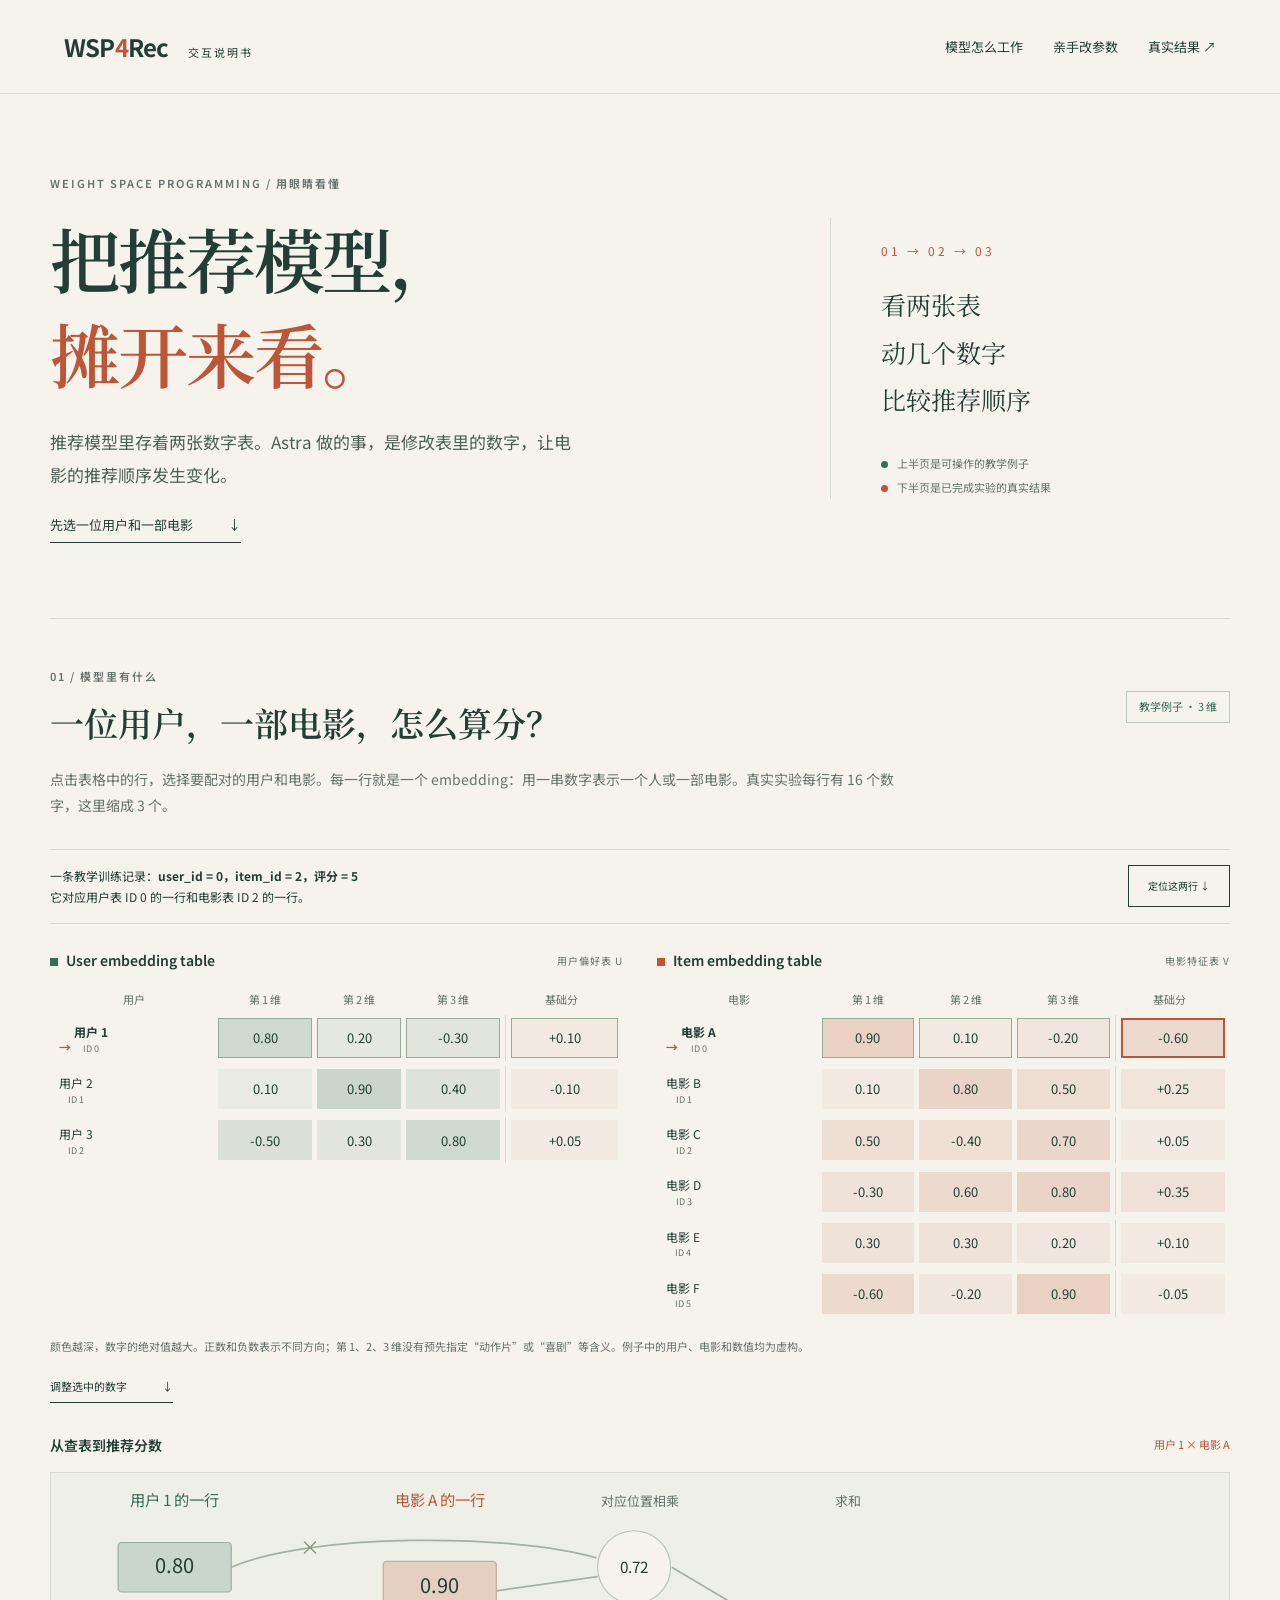
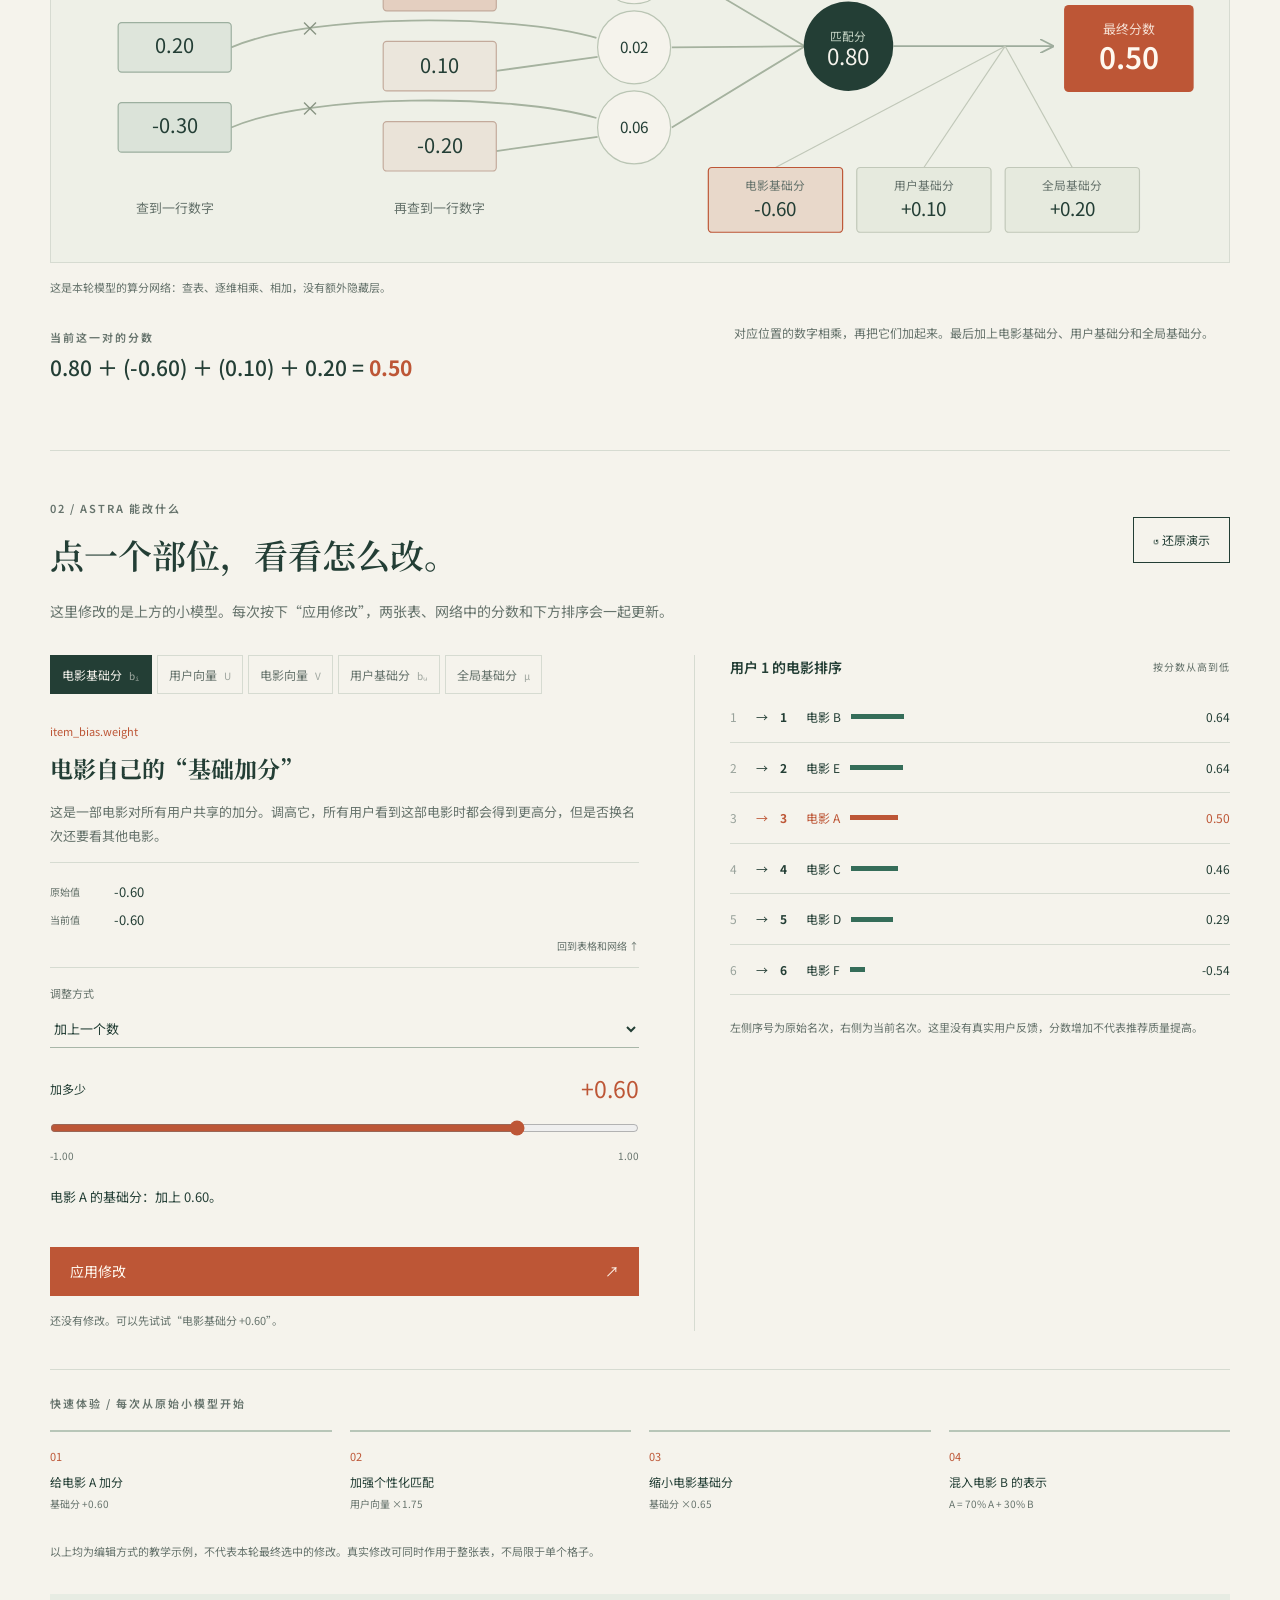
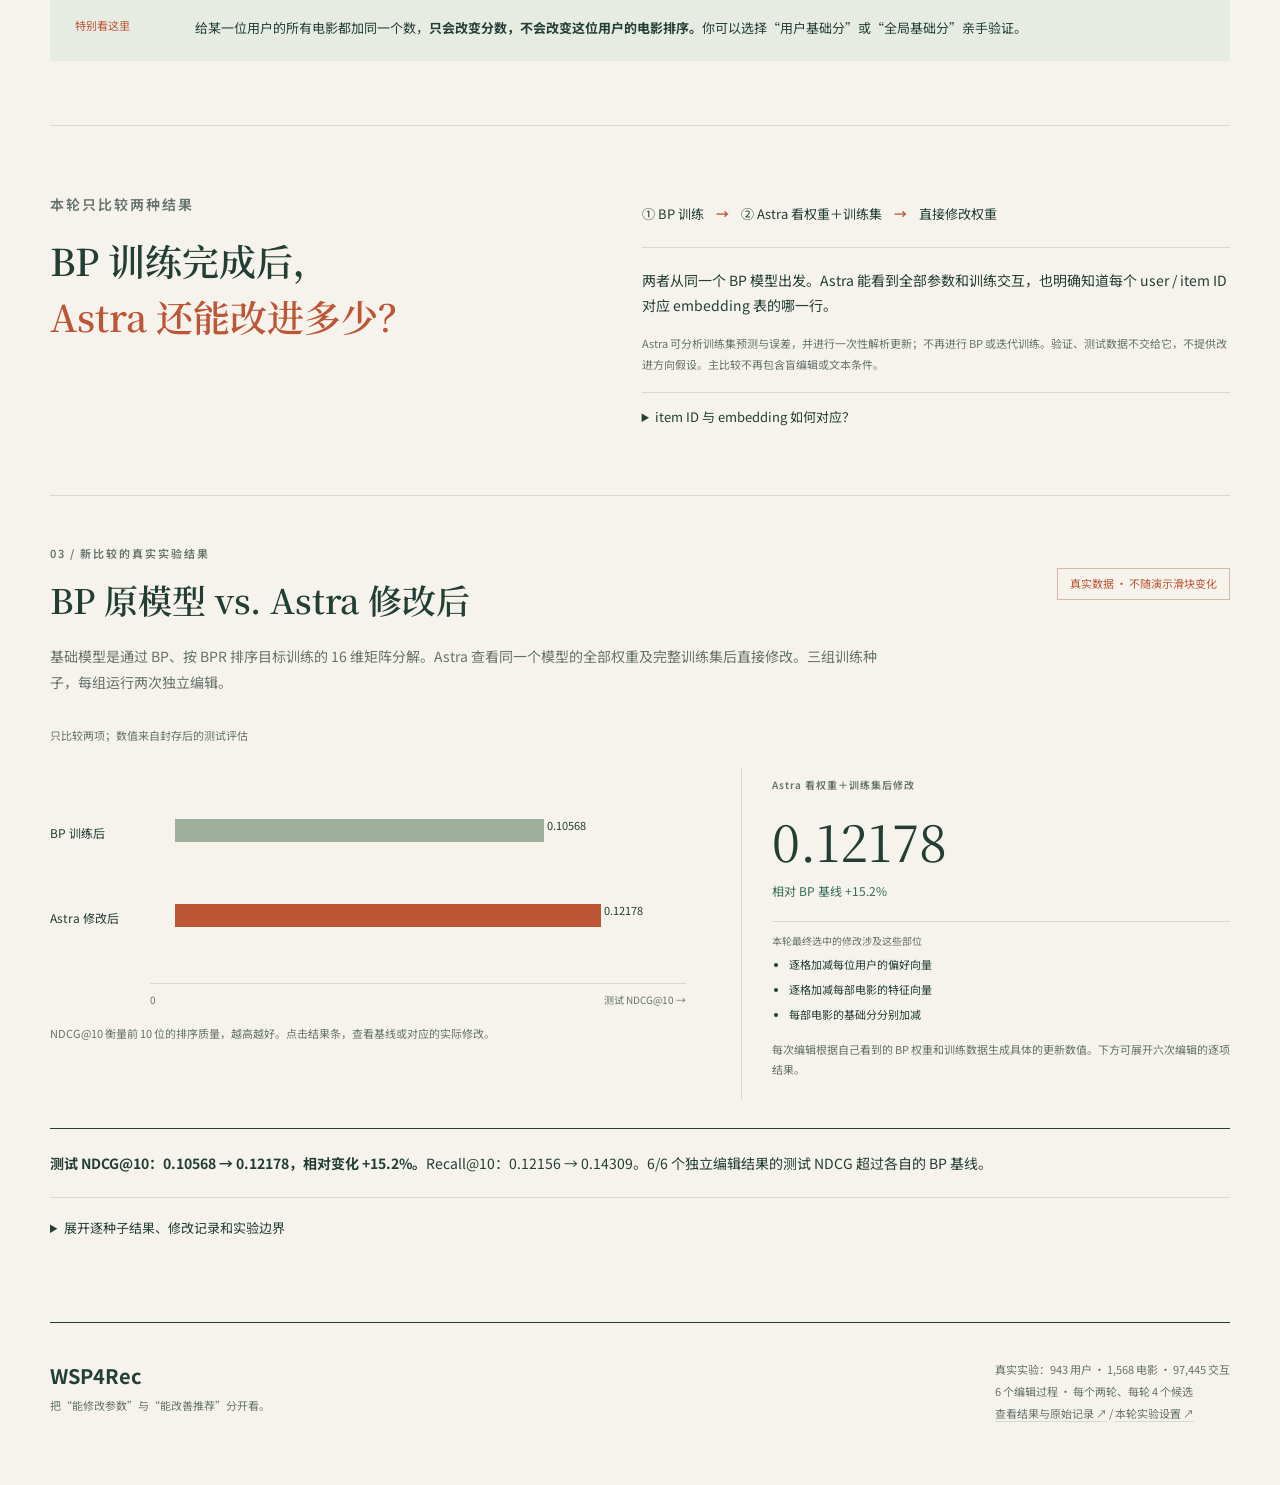
<file: web/explainer/index.html>
<!doctype html>
<html lang="zh-CN"><head><meta charset="UTF-8"><meta name="viewport" content="width=device-width,initial-scale=1"><meta name="theme-color" content="#f5f3ec"><title>WSP4Rec · 把推荐模型摊开来看</title><meta name="description" content="从 user/item embedding 表到推荐分数，亲手调整参数，查看 WSP4Rec 真实实验结果。"><link rel="stylesheet" href="style.css"><script defer src="data.js"></script><script defer src="app.js"></script></head>
<body>
<header><a class="wordmark" href="#">WSP<span>4</span>Rec <small>交互说明书</small></a><nav aria-label="页面导航"><a href="#workbench">模型怎么工作</a><a href="#editing">亲手改参数</a><a href="#results">真实结果 ↗</a></nav></header>
<main>
<section class="intro"><div><p class="eyebrow">WEIGHT SPACE PROGRAMMING / 用眼睛看懂</p><h1>把推荐模型，<br><em>摊开来看。</em></h1><p class="lede">推荐模型里存着两张数字表。Astra 做的事，是修改表里的数字，让电影的推荐顺序发生变化。</p><a class="text-link" href="#workbench">先选一位用户和一部电影 <span>↓</span></a></div><aside class="intro-note"><span class="note-number">01 → 02 → 03</span><p>看两张表<br>动几个数字<br>比较推荐顺序</p><div class="scope"><span class="dot"></span> 上半页是可操作的教学例子<br><span class="dot orange"></span> 下半页是已完成实验的真实结果</div></aside></section>
<section id="workbench" class="workbench"><div class="section-head"><div><p class="eyebrow">01 / 模型里有什么</p><h2>一位用户，一部电影，怎么算分？</h2></div><span class="label">教学例子 · 3 维</span></div><p class="section-copy">点击表格中的行，选择要配对的用户和电影。每一行就是一个 embedding：用一串数字表示一个人或一部电影。真实实验每行有 16 个数字，这里缩成 3 个。</p>
<div class="id-lookup"><span>一条教学训练记录：<strong>user_id = 0，item_id = 2，评分 = 5</strong><br>它对应用户表 ID 0 的一行和电影表 ID 2 的一行。</span><button class="button ghost" data-pair="0:2">定位这两行 ↓</button></div><div class="matrix-pair"><article class="matrix-block"><div class="matrix-title"><h3><i class="marker user"></i>User embedding table</h3><span>用户偏好表 U</span></div><div id="usersTable"></div></article><article class="matrix-block"><div class="matrix-title"><h3><i class="marker item"></i>Item embedding table</h3><span>电影特征表 V</span></div><div id="itemsTable"></div></article></div>
<p class="quiet">颜色越深，数字的绝对值越大。正数和负数表示不同方向；第 1、2、3 维没有预先指定“动作片”或“喜剧”等含义。例子中的用户、电影和数值均为虚构。</p>
<a class="text-link compact" href="#editing">调整选中的数字 <span>↓</span></a><div class="network-head"><h3>从查表到推荐分数</h3><div class="pair-label" id="pairLabel"></div></div><div class="network-wrap"><svg id="network" viewBox="0 0 1000 330" role="img" aria-label="用户向量和电影向量逐维相乘，求和后加上基础分，得到推荐分数"></svg></div><p class="quiet">这是本轮模型的算分网络：查表、逐维相乘、相加，没有额外隐藏层。<span class="network-hint">手机上可左右滑动这张图。</span></p>
<div class="score-explanation"><div><span class="eyebrow">当前这一对的分数</span><div class="score-formula" id="scoreFormula"></div></div><p>对应位置的数字相乘，再把它们加起来。最后加上电影基础分、用户基础分和全局基础分。</p></div>
</section>
<section id="editing" class="editing"><div class="section-head"><div><p class="eyebrow">02 / ASTRA 能改什么</p><h2>点一个部位，看看怎么改。</h2></div><button id="reset" class="button ghost">↺ 还原演示</button></div><p class="section-copy">这里修改的是上方的小模型。每次按下“应用修改”，两张表、网络中的分数和下方排序会一起更新。</p>
<div class="edit-layout"><div><div class="parameter-tabs" role="group" aria-label="选择可编辑参数"><button data-param="ib" class="active">电影基础分 <small>bᵢ</small></button><button data-param="u">用户向量 <small>U</small></button><button data-param="v">电影向量 <small>V</small></button><button data-param="ub">用户基础分 <small>bᵤ</small></button><button data-param="g">全局基础分 <small>μ</small></button></div><div class="edit-description"><span class="annotation" id="paramCode"></span><h3 id="paramTitle"></h3><p id="paramDescription"></p></div><div class="live-vector-preview" id="livePreview"></div><div class="control-line"><label>调整方式<select id="operation"><option value="add">加上一个数</option><option value="multiply">乘以一个数</option><option value="replace">直接换成一个数</option><option value="mix">与另一部电影的向量混合</option></select></label><label id="dimWrap">调整哪一维<select id="dimension"><option value="0">第 1 维</option><option value="1">第 2 维</option><option value="2">第 3 维</option><option value="all">整行向量</option></select></label></div><div class="range-row"><label for="amount" id="amountLabel">加多少</label><output for="amount" id="amountOutput">+0.60</output></div><input id="amount" type="range" min="-1" max="1" step="0.05" value="0.6"><div class="range-endpoints"><span id="rangeMin">−1.00</span><span id="rangeMax">+1.00</span></div><p id="actionPreview" class="action-preview"></p><button class="button primary" id="apply">应用修改 <span>↗</span></button><p class="quiet" id="editStatus" role="status" aria-live="polite">还没有修改。可以先试试“电影基础分 +0.60”。</p></div><aside class="ranking-panel"><div class="matrix-title"><h3 id="rankingTitle">这位用户的电影排序</h3><span>按分数从高到低</span></div><div id="ranking"></div><p class="quiet">左侧序号为原始名次，右侧为当前名次。这里没有真实用户反馈，分数增加不代表推荐质量提高。</p></aside></div>
<div class="presets"><p class="eyebrow">快速体验 / 每次从原始小模型开始</p><div class="preset-buttons"><button data-preset="bonus"><span>01</span>给电影 A 加分 <b>基础分 +0.60</b></button><button data-preset="personal"><span>02</span>加强个性化匹配 <b>用户向量 ×1.75</b></button><button data-preset="bias"><span>03</span>缩小电影基础分 <b>基础分 ×0.65</b></button><button data-preset="neighbor"><span>04</span>混入电影 B 的表示 <b>A = 70% A + 30% B</b></button></div><p class="quiet">以上均为编辑方式的教学示例，不代表本轮最终选中的修改。真实修改可同时作用于整张表，不局限于单个格子。</p></div>
<div class="plain-note"><span>特别看这里</span><p>给某一位用户的所有电影都加同一个数，<strong>只会改变分数，不会改变这位用户的电影排序。</strong>你可以选择“用户基础分”或“全局基础分”亲手验证。</p></div>
</section>
<section class="actual-edits"><div><p class="eyebrow">本轮只比较两种结果</p><h2>BP 训练完成后，<br><em>Astra 还能改进多少？</em></h2></div><div><div class="comparison-flow"><span>① BP 训练</span><b>→</b><span>② Astra 看权重＋训练集</span><b>→</b><span>直接修改权重</span></div><p>两者从同一个 BP 模型出发。Astra 能看到全部参数和训练交互，也明确知道每个 user / item ID 对应 embedding 表的哪一行。</p><p class="quiet">Astra 可分析训练集预测与误差，并进行一次性解析更新；不再进行 BP 或迭代训练。验证、测试数据不交给它，不提供改进方向假设。主比较不再包含盲编辑或文本条件。</p><details><summary>item ID 与 embedding 如何对应？</summary><p>训练记录里的 item_id = 17，就直接读取电影 embedding 表的第 17 行（从 0 开始计数），以及电影基础分表的第 17 行。用户 ID 的对应方式相同。这一映射会明确交给 Astra。</p></details></div></section><section id="results" class="results"><div class="section-head"><div><p class="eyebrow">03 / 新比较的真实实验结果</p><h2>BP 原模型 vs. Astra 修改后</h2></div><span class="label orange-label">真实数据 · 不随演示滑块变化</span></div><p class="section-copy">基础模型是通过 BP、按 BPR 排序目标训练的 16 维矩阵分解。Astra 查看同一个模型的全部权重及完整训练集后直接修改。三组训练种子，每组运行两次独立编辑。</p><div class="result-toolbar"><p>只比较两项；数值来自封存后的测试评估</p></div><div class="results-layout"><div><div id="resultChart"></div><div class="axis" aria-hidden="true"><span>0</span><span>测试 NDCG@10 →</span></div><p class="quiet">NDCG@10 衡量前 10 位的排序质量，越高越好。点击结果条，查看基线或对应的实际修改。</p></div><aside class="result-detail"><p class="eyebrow" id="selectedCondition"></p><div class="result-number" id="selectedScore"></div><p id="selectedDelta"></p><div id="selectedRecipe"></div></aside></div><div class="result-takeaway" id="takeaway"></div><details class="full-results"><summary>展开逐种子结果、修改记录和实验边界</summary><div class="table-scroll" id="fullResults"></div><p id="resultLimits"></p></details></section><footer><div><strong>WSP4Rec</strong><p>把“能修改参数”与“能改善推荐”分开看。</p></div><p>真实实验：943 用户 · 1,568 电影 · 97,445 交互<br>6 个编辑过程 · 每个两轮、每轮 4 个候选<br><a href="https://github.com/Jyonn/WSP4Rec/tree/main/reports/v4_train_aware" target="_blank" rel="noopener">查看结果与原始记录 ↗</a> <span> / </span><a href="https://github.com/Jyonn/WSP4Rec/blob/main/neutral_protocol_v4.json" target="_blank" rel="noopener">本轮实验设置 ↗</a></p></footer>
</main></body></html>
</file>
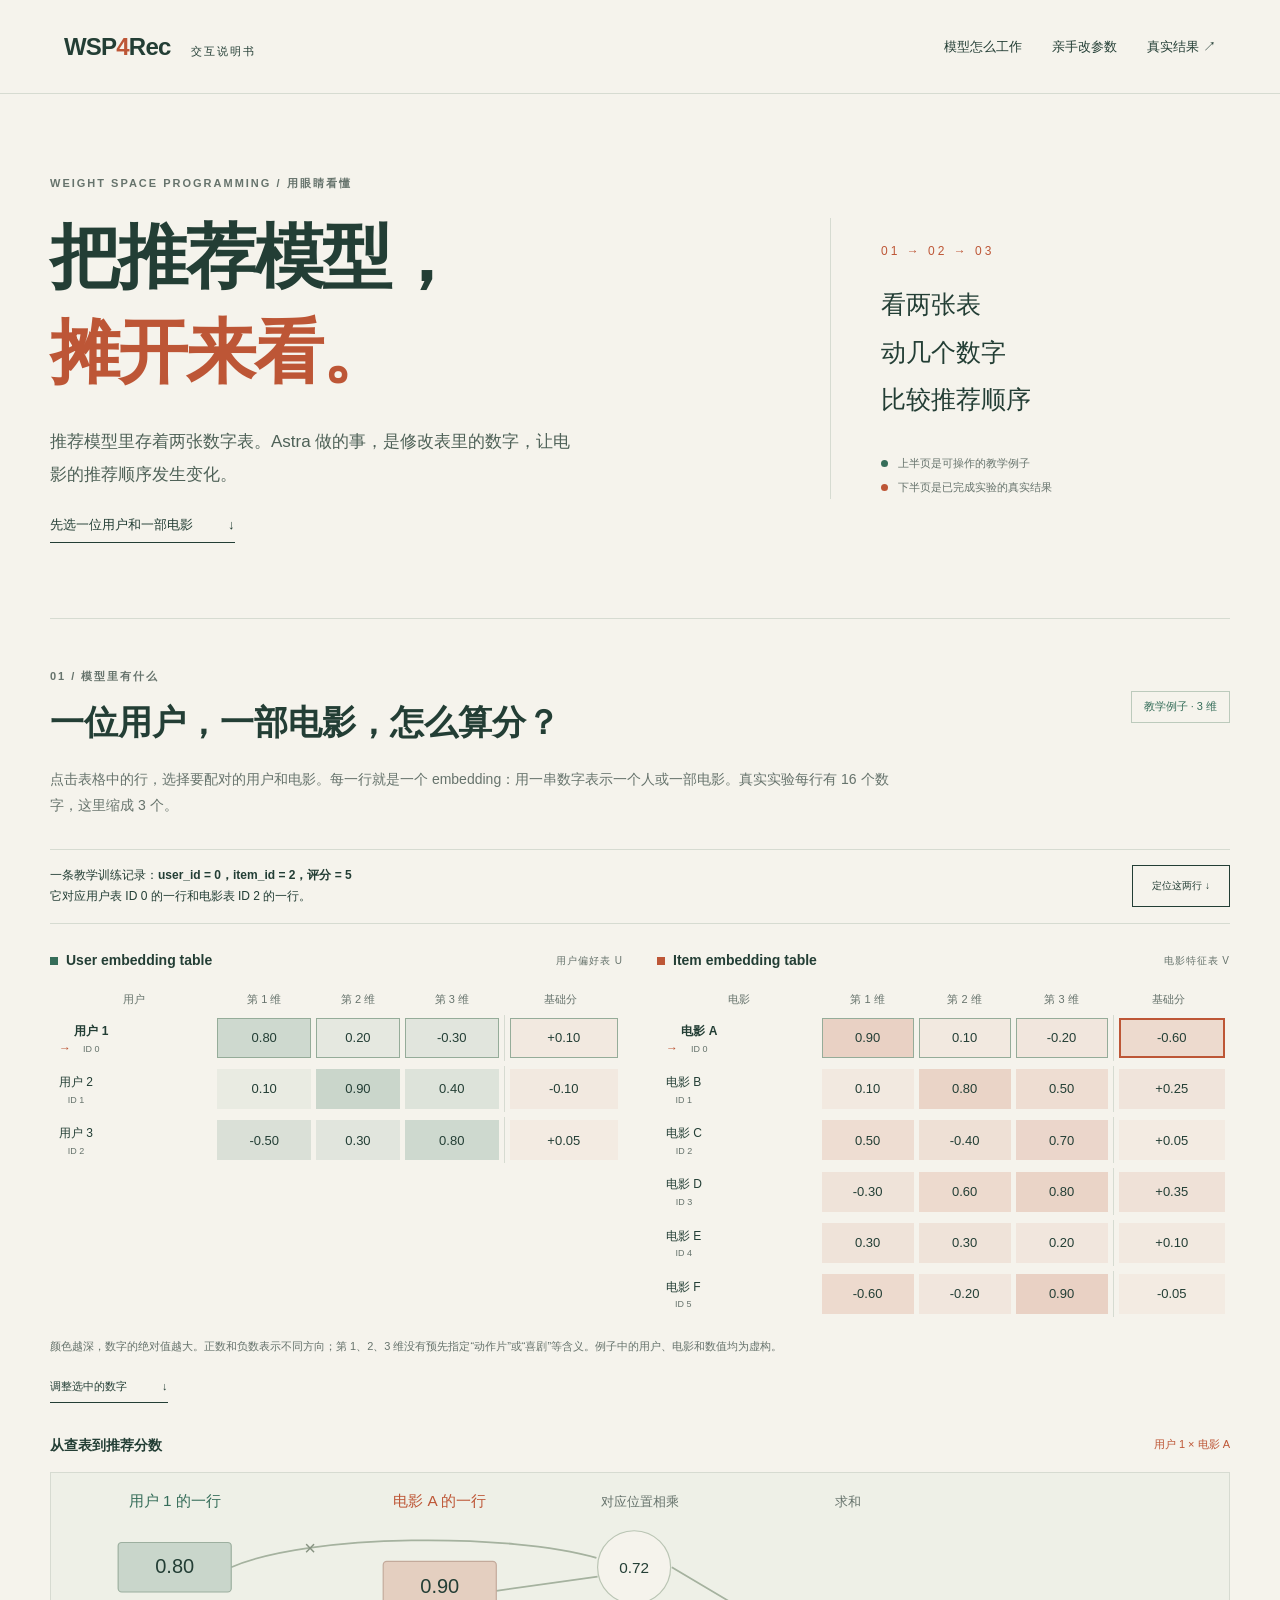
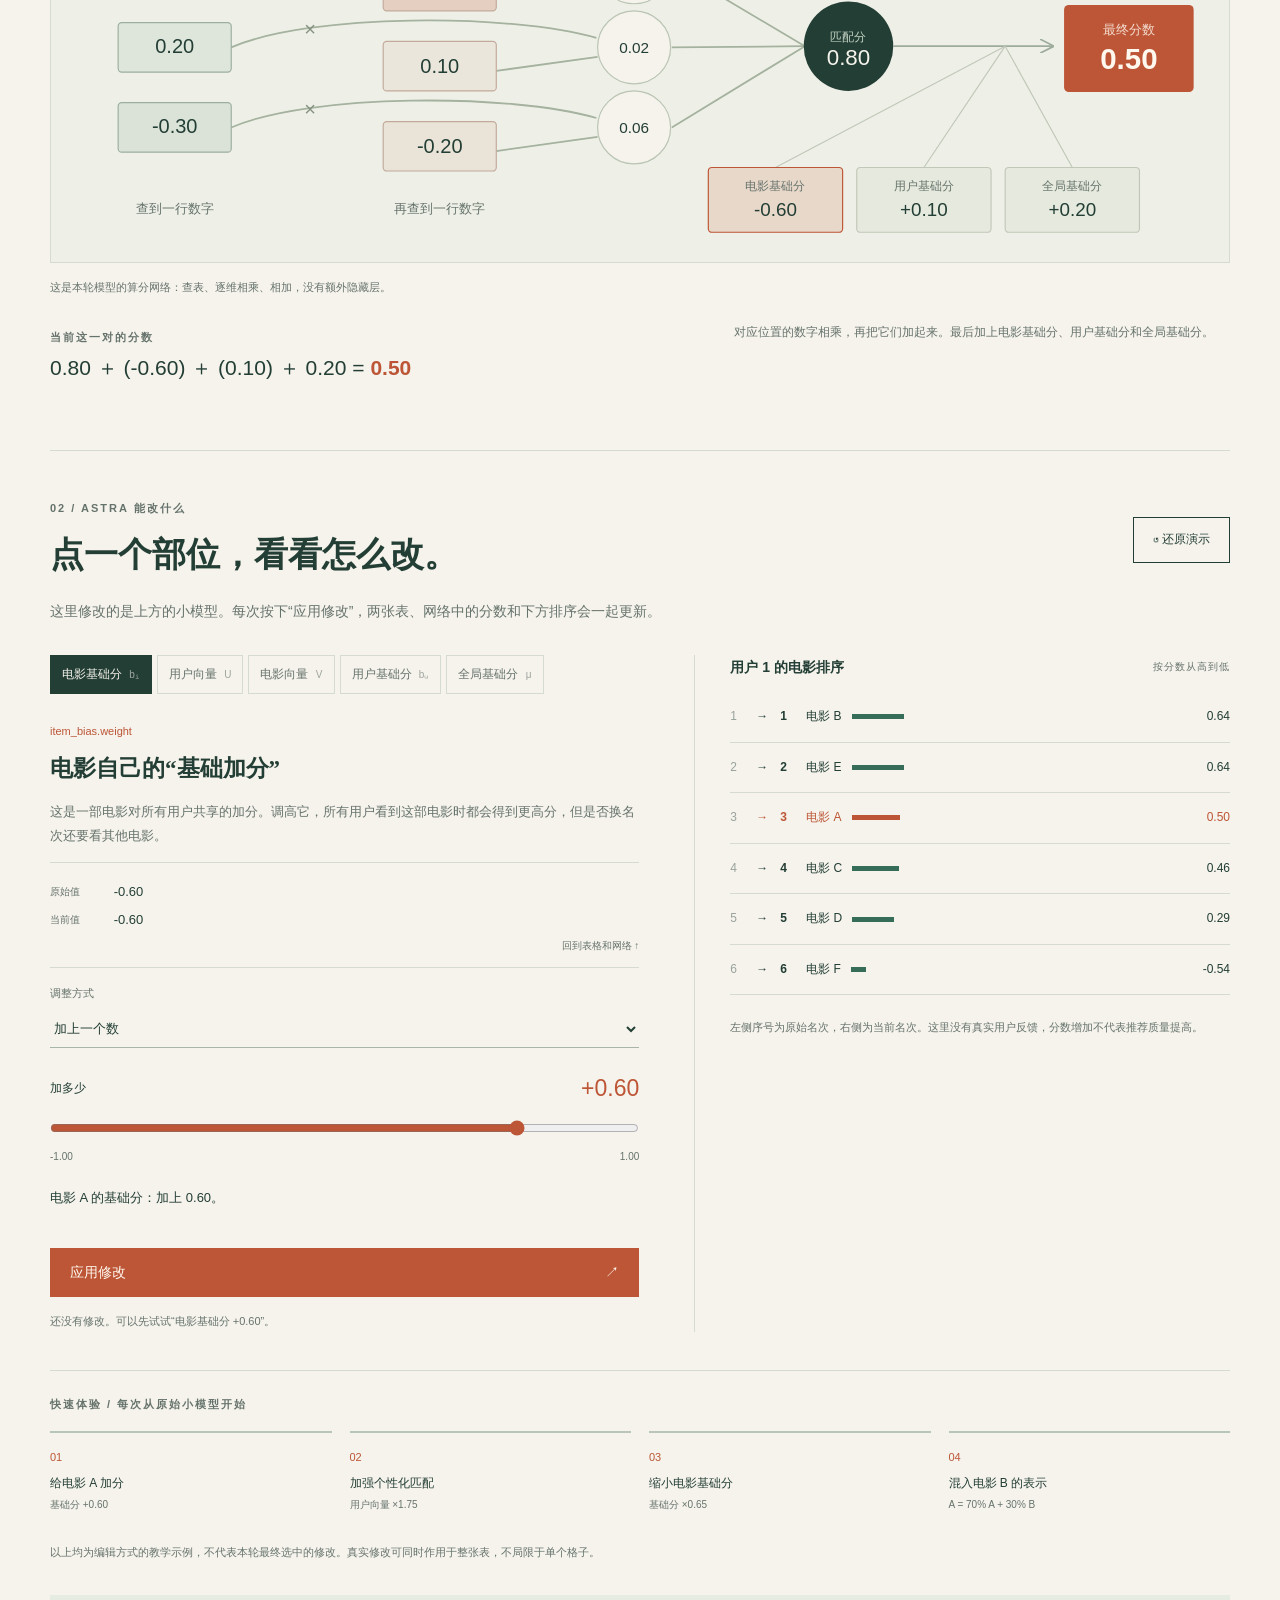
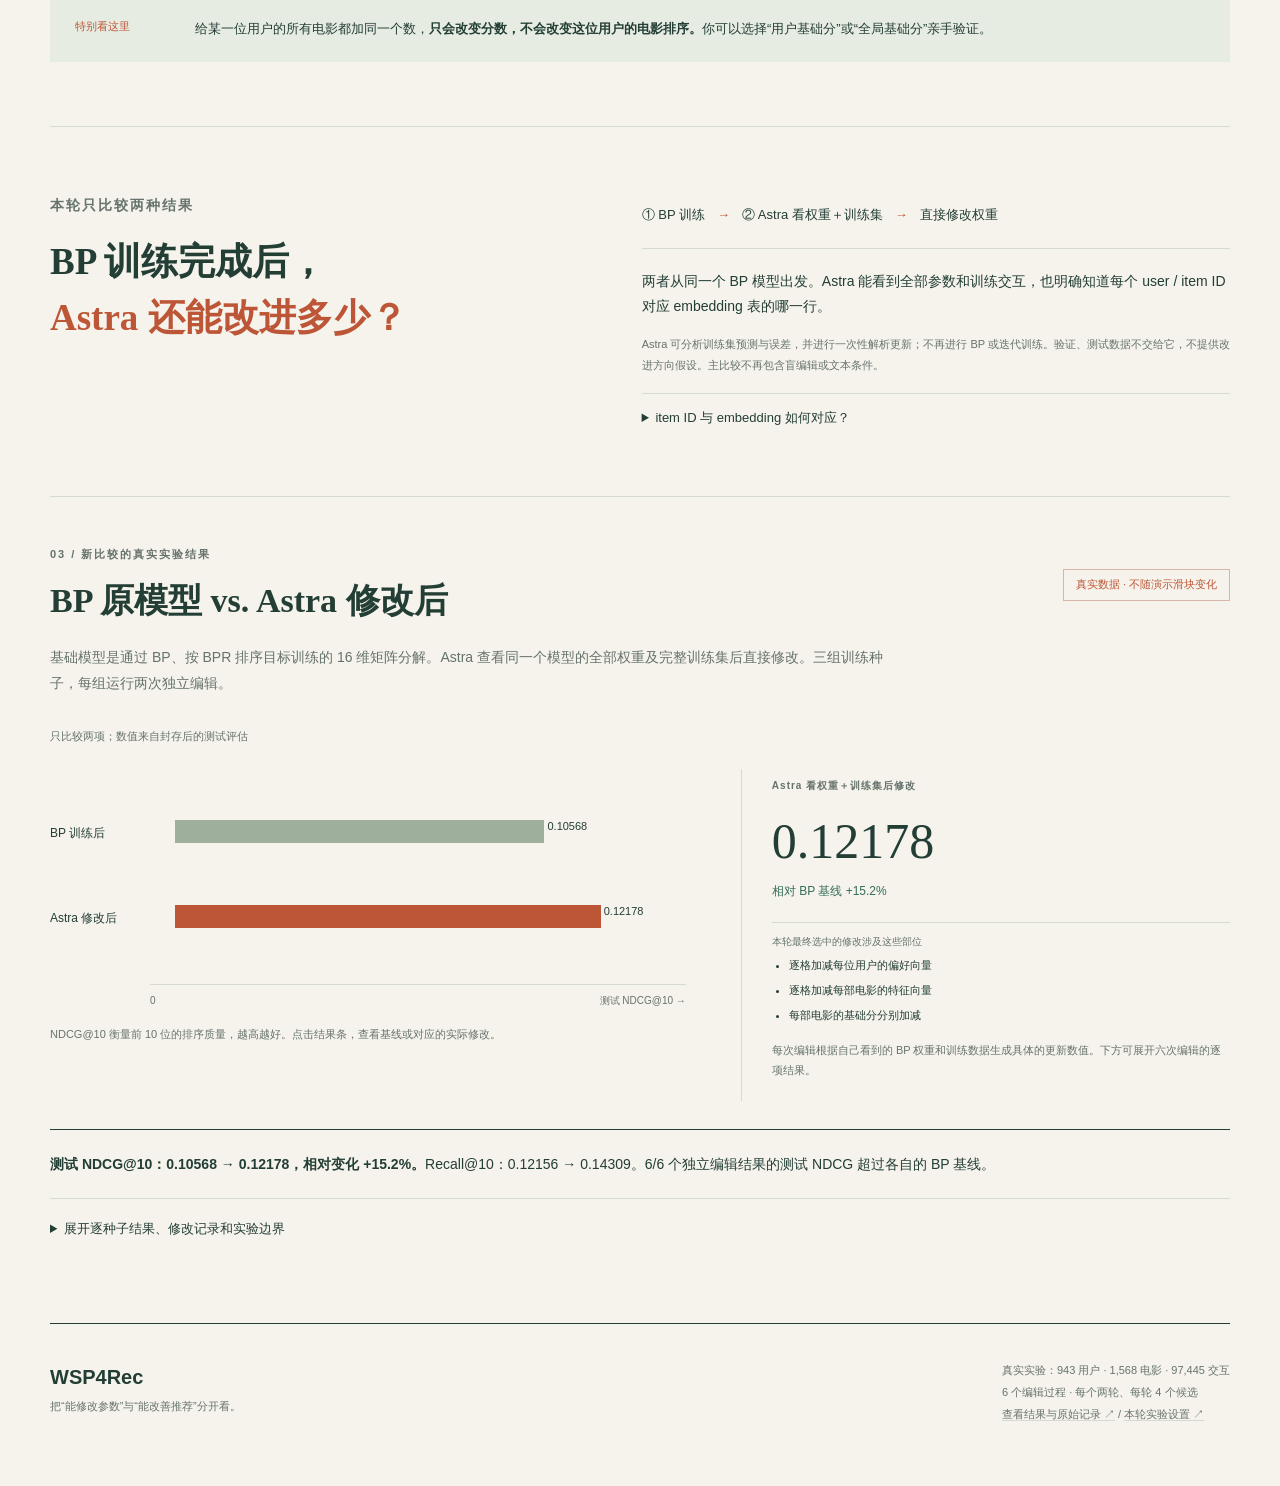
<file: output/web/WSP4Rec_interactive.html>
<!doctype html>
<html lang="zh-CN"><head><meta charset="UTF-8"><meta name="viewport" content="width=device-width,initial-scale=1"><meta name="theme-color" content="#f5f3ec"><title>WSP4Rec · 把推荐模型摊开来看</title><meta name="description" content="从 user/item embedding 表到推荐分数，亲手调整参数，查看 WSP4Rec 真实实验结果。"><style>:root{--paper:#f5f3ec;--ink:#233e35;--muted:#66736c;--line:#d6dbd1;--green:#356d59;--orange:#bd5636;--light:#e7ece3;--font:'Noto Sans SC','PingFang SC',sans-serif;--serif:'Noto Serif SC','Songti SC',serif}*{box-sizing:border-box}html{scroll-behavior:smooth;scroll-padding-top:85px}body{margin:0;background:var(--paper);color:var(--ink);font-family:var(--font);font-size:15px;line-height:1.8}button,input,select{font:inherit}button,a,input,select{-webkit-tap-highlight-color:transparent}button{cursor:pointer}button:focus-visible,a:focus-visible,input:focus-visible,select:focus-visible,summary:focus-visible{outline:3px solid var(--orange);outline-offset:4px}a{color:inherit;text-decoration:none}header{max-width:1440px;margin:auto;display:flex;justify-content:space-between;align-items:center;padding:25px 5%;border-bottom:1px solid var(--line)}.wordmark{font-weight:700;letter-spacing:-.8px;font-size:24px}.wordmark>span{color:var(--orange)}.wordmark small{font-size:11px;font-weight:400;letter-spacing:2px;margin-left:15px}nav{display:flex;gap:30px;font-size:13px}nav a:hover,.text-link:hover,footer a:hover{color:var(--orange)}main{max-width:1280px;padding:0 50px;margin:auto}.intro{display:grid;grid-template-columns:1.8fr 1fr;gap:60px;padding:80px 0 75px}.eyebrow{font-size:11px;letter-spacing:2px;font-weight:600;margin:0 0 16px;color:var(--muted)}h1,h2,h3,p{margin-top:0}h1{font-family:var(--serif);font-size:clamp(42px,5.5vw,72px);line-height:1.35;font-weight:600;letter-spacing:-2px;margin:0 0 25px}em{font-style:normal;color:var(--orange)}.lede{max-width:535px;font-size:17px;line-height:1.95;color:#4e6157}.text-link{display:inline-flex;gap:35px;align-items:center;font-size:13px;border-bottom:1px solid var(--ink);padding:5px 0}.intro-note{padding:18px 0 0 50px;border-left:1px solid var(--line);align-self:center}.note-number{font-size:12px;letter-spacing:3px;color:var(--orange)}.intro-note>p{font-size:25px;line-height:1.9;font-family:var(--serif);margin:18px 0 27px}.scope{font-size:11px;color:var(--muted);line-height:2.2}.dot{display:inline-block;width:7px;height:7px;border-radius:50%;background:var(--green);margin-right:7px}.dot.orange{background:var(--orange)}section[id]{border-top:1px solid var(--line);padding:48px 0 64px}.section-head{display:flex;align-items:center;justify-content:space-between;gap:25px;margin-bottom:18px}h2{font-family:var(--serif);font-size:clamp(25px,3vw,34px);font-weight:600;line-height:1.5;margin-bottom:0}.section-head .eyebrow{margin-bottom:10px}.label{border:1px solid #bccabc;color:var(--green);padding:5px 12px;font-size:11px;white-space:nowrap}.orange-label{border-color:#d8b6a7;color:var(--orange)}.section-copy{max-width:850px;color:var(--muted);font-size:14px;margin:0 0 30px;line-height:1.9}.matrix-pair{display:grid;grid-template-columns:1fr 1fr;gap:34px}.matrix-title{display:flex;justify-content:space-between;align-items:center;gap:10px;margin-bottom:12px}.matrix-title h3,.network-head h3{font-size:14px;font-weight:600;margin:0}.matrix-title>span{font-size:10px;letter-spacing:1px;color:var(--muted)}.marker{display:inline-block;width:8px;height:8px;margin-right:8px;background:var(--green)}.marker.item{background:var(--orange)}table{width:100%;border-collapse:separate;border-spacing:5px;font-variant-numeric:tabular-nums;font-size:13px}th{font-weight:400;color:var(--muted);font-size:11px;white-space:nowrap}td,th{text-align:center;padding:0}td.name{text-align:left;font-size:12px;white-space:nowrap;padding:0 10px 0 4px;min-width:70px}.cell{width:100%;border:1px solid transparent;min-height:40px;padding:7px 5px;background:var(--light);color:var(--ink);font-variant-numeric:tabular-nums;transition:background .2s,border-color .2s,transform .2s}.cell:hover{transform:translateY(-2px);border-color:var(--green)}tr.selected td.name{font-weight:700}tr.selected td.name:before{content:'→ ';color:var(--orange)}tr.selected .cell{border-color:#95ac99}td.bonus{border-left:1px solid var(--line);padding-left:5px}.cell.changed{box-shadow:inset 0 -3px var(--orange)}.cell.target{outline:2px solid var(--orange);outline-offset:-2px}.quiet{font-size:11px;line-height:1.9;color:var(--muted);margin:14px 0 0}.network-head{display:flex;justify-content:space-between;align-items:center;margin:30px 0 0}.pair-label{font-size:11px;color:var(--orange)}.network-wrap{background:#eef0e7;margin-top:14px;overflow:auto;border:1px solid var(--line)}#network{width:100%;display:block;min-width:650px}#network text{font-family:var(--font)}.score-explanation{display:grid;grid-template-columns:1.3fr 1fr;gap:40px;padding:24px 0 0}.score-explanation .eyebrow{margin-bottom:4px}.score-formula{font-size:21px;font-weight:500;font-variant-numeric:tabular-nums}.score-formula strong{color:var(--orange)}.score-explanation>p{font-size:12px;color:var(--muted);margin:0}.edit-layout{display:grid;grid-template-columns:1.1fr 1fr;gap:55px}.parameter-tabs{display:flex;gap:5px;flex-wrap:wrap}.parameter-tabs button{border:1px solid var(--line);background:transparent;color:var(--muted);font-size:12px;padding:8px 11px}.parameter-tabs small{margin-left:4px;opacity:.6}.parameter-tabs button.active{background:var(--ink);color:var(--paper);border-color:var(--ink)}.edit-description{min-height:150px;padding-top:22px}.annotation{font-size:11px;color:var(--orange)}.edit-description h3{font-family:var(--serif);font-size:23px;margin:5px 0 10px}.edit-description p{font-size:13px;color:var(--muted);line-height:1.9}.control-line{display:flex;gap:20px;margin:16px 0 20px}.control-line label{display:flex;flex-direction:column;gap:6px;font-size:11px;color:var(--muted);flex:1}select{width:100%;border:0;border-bottom:1px solid #a8b6a8;border-radius:0;background:transparent;padding:7px 0;color:var(--ink);font-size:13px;min-height:38px}.range-row{display:flex;justify-content:space-between;align-items:center;font-size:12px}output{font-size:23px;color:var(--orange);font-variant-numeric:tabular-nums}input[type=range]{width:100%;accent-color:var(--orange);height:24px;cursor:pointer;margin:7px 0}.range-endpoints{display:flex;justify-content:space-between;font-size:10px;color:var(--muted)}.action-preview{min-height:48px;margin:20px 0 14px;font-size:13px;line-height:1.8}.button{padding:11px 19px;border:1px solid var(--ink);font-size:12px;background:none;color:var(--ink);min-height:42px}.button.primary{background:var(--orange);border-color:var(--orange);color:#fff8ef;display:flex;justify-content:space-between;width:100%;font-size:14px}.button.primary:hover{background:#a64528}.button.ghost:hover{background:var(--light)}.ranking-panel{border-left:1px solid var(--line);padding-left:35px}.rank-row{display:grid;grid-template-columns:18px 16px 18px 1fr 55px;gap:8px;align-items:center;padding:14px 0;border-bottom:1px solid var(--line);font-size:12px;font-variant-numeric:tabular-nums}.rank-old{color:#98a29b}.rank-current{font-weight:700}.rank-name{display:flex;align-items:center;gap:10px}.rank-mini{height:5px;background:var(--green);display:block;max-width:90px;width:35px}.rank-row.selected{color:var(--orange)}.rank-row.selected .rank-mini{background:var(--orange)}.rank-value{text-align:right}.ranking-panel .quiet{margin-top:22px}.presets{margin-top:38px;border-top:1px solid var(--line);padding-top:24px}.preset-buttons{display:grid;grid-template-columns:repeat(4,1fr);gap:18px}.preset-buttons button{text-align:left;border:0;border-top:2px solid #b8c6b8;background:transparent;padding:14px 0;color:var(--ink);font-size:12px;line-height:1.9}.preset-buttons button:hover{border-color:var(--orange);color:var(--orange)}.preset-buttons span{display:block;font-size:11px;color:var(--orange);margin-bottom:4px}.preset-buttons b{display:block;font-size:10px;color:var(--muted);font-weight:400}.plain-note{display:grid;grid-template-columns:100px 1fr;gap:20px;background:var(--light);padding:22px 25px;margin-top:32px}.plain-note>span{font-size:11px;color:var(--orange)}.plain-note p{margin:0;font-size:13px}.actual-edits{padding:66px 0;display:grid;grid-template-columns:1fr 1.15fr;gap:80px;border-top:1px solid var(--line)}.actual-edits h2{font-size:37px}.big-fraction{font-family:var(--serif);font-size:65px;line-height:1.3;color:var(--orange)}.big-fraction span{font-size:30px;color:#7c8a7e}.actual-edits p{font-size:14px}.actual-edits .quiet{font-size:11px}.actual-edits details{margin-top:18px;border-top:1px solid var(--line);padding-top:12px}summary{cursor:pointer;font-size:13px}details p{margin:14px 0 0;font-size:12px;color:var(--muted)}.result-toolbar{display:flex;justify-content:space-between;align-items:center;margin:30px 0 22px;gap:20px}.segmented{display:flex;border:1px solid var(--line);padding:4px;gap:4px}.segmented button{border:0;background:transparent;padding:9px 20px;font-size:15px;color:var(--muted)}.segmented button.active{background:var(--ink);color:var(--paper)}.segmented small{display:block;font-size:10px;font-weight:400}.result-toolbar>p{font-size:11px;color:var(--muted);margin:0}.results-layout{display:grid;grid-template-columns:1.3fr 1fr;gap:55px}.chart-legend{display:flex;gap:23px;font-size:11px;margin-bottom:18px}.legend{display:inline-block;width:11px;height:7px;margin-right:7px}.legend.visible{background:var(--green)}.legend.blind{background:#9eaf9c}.bar-group{display:grid;grid-template-columns:85px 1fr;align-items:center;margin:0 0 24px;gap:15px}.bar-label{font-size:12px}.bar-pair{position:relative;padding:2px 0}.baseline-line{position:absolute;top:-6px;bottom:-6px;border-left:1px dashed var(--orange);z-index:2;pointer-events:none}.bar-button{display:block;position:relative;background:transparent;border:0;padding:0;width:100%;height:31px;margin-bottom:5px;text-align:left;color:var(--ink)}.bar-fill{display:block;height:23px;transform-origin:left;background:var(--green);transition:transform .35s cubic-bezier(.2,.8,.2,1)}.bar-button.blind .bar-fill{background:#9eaf9c}.bar-number{position:absolute;top:-1px;font-size:11px;font-variant-numeric:tabular-nums;white-space:nowrap;z-index:3;background:var(--paper);padding:2px 3px}.bar-button[aria-pressed=true] .bar-fill{background:var(--orange)}.bar-button:hover .bar-fill{filter:brightness(.9)}.axis{margin-left:100px;display:flex;justify-content:space-between;border-top:1px solid var(--line);font-size:10px;color:var(--muted);padding-top:7px}.result-detail{border-left:1px solid var(--line);padding:8px 0 10px 30px}.result-detail .eyebrow{font-size:10px;letter-spacing:1px}.result-number{font-family:var(--serif);font-size:50px;line-height:1.2;font-variant-numeric:tabular-nums}.result-detail>p:not(.eyebrow){font-size:12px;margin:10px 0 20px}.up{color:var(--green)}.down{color:var(--orange)}.recipe{border-top:1px solid var(--line);padding:10px 0;font-size:12px}.recipe small{font-size:10px;color:var(--muted);display:block;margin-bottom:5px}.recipe ul{padding-left:17px;margin:0}.recipe li{margin-bottom:5px}.result-takeaway{border-top:1px solid var(--ink);margin-top:28px;padding:20px 0;font-size:14px;line-height:2}.full-results{border-top:1px solid var(--line);padding:18px 0}.table-scroll{overflow:auto;margin-top:15px}.table-scroll table{border-spacing:0;min-width:650px;font-size:12px}.table-scroll td,.table-scroll th{padding:10px;border-bottom:1px solid var(--line);text-align:right}.table-scroll td:first-child,.table-scroll th:first-child{text-align:left}footer{display:flex;justify-content:space-between;gap:30px;border-top:1px solid var(--ink);padding:35px 0 50px}footer strong{font-size:20px}footer p{font-size:11px;color:var(--muted);line-height:2}footer a{border-bottom:1px solid var(--line)}[hidden]{display:none!important}@media(max-width:950px){main{padding:0 28px}.intro{gap:30px}.intro-note{padding-left:25px}.matrix-pair{gap:18px}.edit-layout,.results-layout{gap:28px}.ranking-panel{padding-left:23px}.actual-edits{gap:40px}.matrix-title{align-items:start;flex-direction:column;gap:2px}.result-detail{padding-left:20px}.bar-group{grid-template-columns:65px 1fr;gap:10px}.axis{margin-left:75px}}@media(max-width:680px){header{padding:17px 20px;align-items:flex-start}.wordmark{font-size:20px}.wordmark small{display:block;margin:0;font-size:9px}nav{gap:15px;font-size:10px;padding-top:4px}nav a:first-child{display:none}main{padding:0 20px}.intro{padding:45px 0 40px;grid-template-columns:1fr;gap:24px}h1{font-size:45px;letter-spacing:-1px}.lede{font-size:15px}.intro-note{border-left:0;border-top:1px solid var(--line);padding:16px 0 0;display:grid;grid-template-columns:1fr 1fr;gap:8px}.intro-note>p{font-size:18px;line-height:1.65;margin:0;grid-row:1/3}.note-number{grid-column:2;font-size:10px}.scope{grid-column:2;font-size:9px}.section-head{align-items:flex-start;gap:12px}h2{font-size:26px}.section-head .label{font-size:9px;padding:5px 7px}.section-copy{font-size:13px}.matrix-pair,.edit-layout,.results-layout,.actual-edits,.score-explanation{grid-template-columns:1fr}.matrix-pair{gap:23px}.matrix-title{flex-direction:row}.matrix-title h3{font-size:13px}.network-wrap{margin-left:-4px;margin-right:-4px}.score-explanation{gap:12px}.network-head h3{font-size:13px}.quiet{font-size:10px}.edit-layout{gap:30px}.edit-description{min-height:130px}.ranking-panel,.result-detail{border-left:0;border-top:1px solid var(--line);padding:23px 0 0}.preset-buttons{grid-template-columns:1fr 1fr}.plain-note{grid-template-columns:1fr;gap:8px;padding:18px}.actual-edits{gap:22px;padding:40px 0}.actual-edits h2{font-size:31px}.big-fraction{font-size:52px}.result-toolbar{align-items:flex-start}.segmented button{padding:7px 14px}.result-toolbar>p{font-size:9px;max-width:80px}.bar-group{grid-template-columns:65px 1fr}.result-detail{padding-top:20px}.recipe{font-size:12px}.result-number{font-size:40px}.section-head .orange-label{white-space:normal;max-width:100px;line-height:1.5}.actual-edits .quiet{font-size:10px}footer{flex-direction:column;gap:5px;padding-bottom:30px}section[id]{padding:35px 0 45px}.button.ghost{padding:8px 12px;font-size:10px;white-space:nowrap}}@media(prefers-reduced-motion:reduce){html{scroll-behavior:auto}*,*:before,*:after{transition:none!important;animation:none!important}}

.compact{font-size:11px;margin-top:15px}.network-hint{display:none}.live-vector-preview{border-top:1px solid var(--line);border-bottom:1px solid var(--line);padding:12px 0;position:relative}.live-vector-preview>div{display:flex;align-items:center;gap:8px;margin:5px 0}.live-vector-preview small{font-size:10px;color:var(--muted);width:48px}.live-vector-preview span{font-size:13px;min-width:45px;text-align:center;font-variant-numeric:tabular-nums}.live-vector-preview span.edited{color:var(--orange);background:#eddece}.live-vector-preview a{display:block;text-align:right;font-size:10px;margin-top:5px;color:var(--muted)}.cell.changed{animation:edited .4s ease-out}@keyframes edited{from{opacity:.5;transform:translateY(-2px)}to{opacity:1;transform:translateY(0)}}@media(max-width:680px){.network-hint{display:inline}}

.comparison-flow{display:flex;flex-wrap:wrap;gap:12px;align-items:center;border-bottom:1px solid var(--line);padding:10px 0 22px;margin-bottom:20px;font-size:13px}.comparison-flow b{color:var(--orange)}.bar-group.two-way{grid-template-columns:110px 1fr;margin:45px 0}.results .recipe{font-size:11px}.result-detail{max-height:620px;overflow:auto}@media(max-width:680px){.bar-group.two-way{grid-template-columns:85px 1fr}.result-detail{max-height:none}}

td.name small{display:block;font-size:9px;line-height:1.4;color:var(--muted);font-weight:400}

.id-lookup{display:flex;align-items:center;justify-content:space-between;gap:15px;border-top:1px solid var(--line);border-bottom:1px solid var(--line);padding:15px 0;margin-bottom:24px;font-size:12px}.id-lookup .button{white-space:nowrap;font-size:10px}

.results .result-toolbar>p{max-width:none}.result-detail{max-height:none}</style></head>
<body>
<header><a class="wordmark" href="#">WSP<span>4</span>Rec <small>交互说明书</small></a><nav aria-label="页面导航"><a href="#workbench">模型怎么工作</a><a href="#editing">亲手改参数</a><a href="#results">真实结果 ↗</a></nav></header>
<main>
<section class="intro"><div><p class="eyebrow">WEIGHT SPACE PROGRAMMING / 用眼睛看懂</p><h1>把推荐模型，<br><em>摊开来看。</em></h1><p class="lede">推荐模型里存着两张数字表。Astra 做的事，是修改表里的数字，让电影的推荐顺序发生变化。</p><a class="text-link" href="#workbench">先选一位用户和一部电影 <span>↓</span></a></div><aside class="intro-note"><span class="note-number">01 → 02 → 03</span><p>看两张表<br>动几个数字<br>比较推荐顺序</p><div class="scope"><span class="dot"></span> 上半页是可操作的教学例子<br><span class="dot orange"></span> 下半页是已完成实验的真实结果</div></aside></section>
<section id="workbench" class="workbench"><div class="section-head"><div><p class="eyebrow">01 / 模型里有什么</p><h2>一位用户，一部电影，怎么算分？</h2></div><span class="label">教学例子 · 3 维</span></div><p class="section-copy">点击表格中的行，选择要配对的用户和电影。每一行就是一个 embedding：用一串数字表示一个人或一部电影。真实实验每行有 16 个数字，这里缩成 3 个。</p>
<div class="id-lookup"><span>一条教学训练记录：<strong>user_id = 0，item_id = 2，评分 = 5</strong><br>它对应用户表 ID 0 的一行和电影表 ID 2 的一行。</span><button class="button ghost" data-pair="0:2">定位这两行 ↓</button></div><div class="matrix-pair"><article class="matrix-block"><div class="matrix-title"><h3><i class="marker user"></i>User embedding table</h3><span>用户偏好表 U</span></div><div id="usersTable"></div></article><article class="matrix-block"><div class="matrix-title"><h3><i class="marker item"></i>Item embedding table</h3><span>电影特征表 V</span></div><div id="itemsTable"></div></article></div>
<p class="quiet">颜色越深，数字的绝对值越大。正数和负数表示不同方向；第 1、2、3 维没有预先指定“动作片”或“喜剧”等含义。例子中的用户、电影和数值均为虚构。</p>
<a class="text-link compact" href="#editing">调整选中的数字 <span>↓</span></a><div class="network-head"><h3>从查表到推荐分数</h3><div class="pair-label" id="pairLabel"></div></div><div class="network-wrap"><svg id="network" viewBox="0 0 1000 330" role="img" aria-label="用户向量和电影向量逐维相乘，求和后加上基础分，得到推荐分数"></svg></div><p class="quiet">这是本轮模型的算分网络：查表、逐维相乘、相加，没有额外隐藏层。<span class="network-hint">手机上可左右滑动这张图。</span></p>
<div class="score-explanation"><div><span class="eyebrow">当前这一对的分数</span><div class="score-formula" id="scoreFormula"></div></div><p>对应位置的数字相乘，再把它们加起来。最后加上电影基础分、用户基础分和全局基础分。</p></div>
</section>
<section id="editing" class="editing"><div class="section-head"><div><p class="eyebrow">02 / ASTRA 能改什么</p><h2>点一个部位，看看怎么改。</h2></div><button id="reset" class="button ghost">↺ 还原演示</button></div><p class="section-copy">这里修改的是上方的小模型。每次按下“应用修改”，两张表、网络中的分数和下方排序会一起更新。</p>
<div class="edit-layout"><div><div class="parameter-tabs" role="group" aria-label="选择可编辑参数"><button data-param="ib" class="active">电影基础分 <small>bᵢ</small></button><button data-param="u">用户向量 <small>U</small></button><button data-param="v">电影向量 <small>V</small></button><button data-param="ub">用户基础分 <small>bᵤ</small></button><button data-param="g">全局基础分 <small>μ</small></button></div><div class="edit-description"><span class="annotation" id="paramCode"></span><h3 id="paramTitle"></h3><p id="paramDescription"></p></div><div class="live-vector-preview" id="livePreview"></div><div class="control-line"><label>调整方式<select id="operation"><option value="add">加上一个数</option><option value="multiply">乘以一个数</option><option value="replace">直接换成一个数</option><option value="mix">与另一部电影的向量混合</option></select></label><label id="dimWrap">调整哪一维<select id="dimension"><option value="0">第 1 维</option><option value="1">第 2 维</option><option value="2">第 3 维</option><option value="all">整行向量</option></select></label></div><div class="range-row"><label for="amount" id="amountLabel">加多少</label><output for="amount" id="amountOutput">+0.60</output></div><input id="amount" type="range" min="-1" max="1" step="0.05" value="0.6"><div class="range-endpoints"><span id="rangeMin">−1.00</span><span id="rangeMax">+1.00</span></div><p id="actionPreview" class="action-preview"></p><button class="button primary" id="apply">应用修改 <span>↗</span></button><p class="quiet" id="editStatus" role="status" aria-live="polite">还没有修改。可以先试试“电影基础分 +0.60”。</p></div><aside class="ranking-panel"><div class="matrix-title"><h3 id="rankingTitle">这位用户的电影排序</h3><span>按分数从高到低</span></div><div id="ranking"></div><p class="quiet">左侧序号为原始名次，右侧为当前名次。这里没有真实用户反馈，分数增加不代表推荐质量提高。</p></aside></div>
<div class="presets"><p class="eyebrow">快速体验 / 每次从原始小模型开始</p><div class="preset-buttons"><button data-preset="bonus"><span>01</span>给电影 A 加分 <b>基础分 +0.60</b></button><button data-preset="personal"><span>02</span>加强个性化匹配 <b>用户向量 ×1.75</b></button><button data-preset="bias"><span>03</span>缩小电影基础分 <b>基础分 ×0.65</b></button><button data-preset="neighbor"><span>04</span>混入电影 B 的表示 <b>A = 70% A + 30% B</b></button></div><p class="quiet">以上均为编辑方式的教学示例，不代表本轮最终选中的修改。真实修改可同时作用于整张表，不局限于单个格子。</p></div>
<div class="plain-note"><span>特别看这里</span><p>给某一位用户的所有电影都加同一个数，<strong>只会改变分数，不会改变这位用户的电影排序。</strong>你可以选择“用户基础分”或“全局基础分”亲手验证。</p></div>
</section>
<section class="actual-edits"><div><p class="eyebrow">本轮只比较两种结果</p><h2>BP 训练完成后，<br><em>Astra 还能改进多少？</em></h2></div><div><div class="comparison-flow"><span>① BP 训练</span><b>→</b><span>② Astra 看权重＋训练集</span><b>→</b><span>直接修改权重</span></div><p>两者从同一个 BP 模型出发。Astra 能看到全部参数和训练交互，也明确知道每个 user / item ID 对应 embedding 表的哪一行。</p><p class="quiet">Astra 可分析训练集预测与误差，并进行一次性解析更新；不再进行 BP 或迭代训练。验证、测试数据不交给它，不提供改进方向假设。主比较不再包含盲编辑或文本条件。</p><details><summary>item ID 与 embedding 如何对应？</summary><p>训练记录里的 item_id = 17，就直接读取电影 embedding 表的第 17 行（从 0 开始计数），以及电影基础分表的第 17 行。用户 ID 的对应方式相同。这一映射会明确交给 Astra。</p></details></div></section><section id="results" class="results"><div class="section-head"><div><p class="eyebrow">03 / 新比较的真实实验结果</p><h2>BP 原模型 vs. Astra 修改后</h2></div><span class="label orange-label">真实数据 · 不随演示滑块变化</span></div><p class="section-copy">基础模型是通过 BP、按 BPR 排序目标训练的 16 维矩阵分解。Astra 查看同一个模型的全部权重及完整训练集后直接修改。三组训练种子，每组运行两次独立编辑。</p><div class="result-toolbar"><p>只比较两项；数值来自封存后的测试评估</p></div><div class="results-layout"><div><div id="resultChart"></div><div class="axis" aria-hidden="true"><span>0</span><span>测试 NDCG@10 →</span></div><p class="quiet">NDCG@10 衡量前 10 位的排序质量，越高越好。点击结果条，查看基线或对应的实际修改。</p></div><aside class="result-detail"><p class="eyebrow" id="selectedCondition"></p><div class="result-number" id="selectedScore"></div><p id="selectedDelta"></p><div id="selectedRecipe"></div></aside></div><div class="result-takeaway" id="takeaway"></div><details class="full-results"><summary>展开逐种子结果、修改记录和实验边界</summary><div class="table-scroll" id="fullResults"></div><p id="resultLimits"></p></details></section><footer><div><strong>WSP4Rec</strong><p>把“能修改参数”与“能改善推荐”分开看。</p></div><p>真实实验：943 用户 · 1,568 电影 · 97,445 交互<br>6 个编辑过程 · 每个两轮、每轮 4 个候选<br><a href="https://github.com/Jyonn/WSP4Rec/tree/main/reports/v4_train_aware" target="_blank" rel="noopener">查看结果与原始记录 ↗</a> <span> / </span><a href="https://github.com/Jyonn/WSP4Rec/blob/main/neutral_protocol_v4.json" target="_blank" rel="noopener">本轮实验设置 ↗</a></p></footer>
</main><script>window.TRAIN_AWARE = {"comparison": "BP-trained BPR vs same checkpoint edited by training-aware weight-visible Astra", "mean": {"bp": {"ndcg@10": 0.10568382582963659, "recall@10": 0.12155663003121935, "hit_rate@10": 0.3940809968847352}, "astra": {"ndcg@10": 0.12177799065094082, "recall@10": 0.14308524303163023, "hit_rate@10": 0.42912772585669773}}, "rows": [{"key": "bpr-s42-r0", "seed": 42, "replicate": 0, "bp": {"ndcg@10": 0.10277518069998158, "recall@10": 0.1175389587103615, "hit_rate@10": 0.3866822429906542, "ranking_users": 856, "positives": 4867}, "astra": {"ndcg@10": 0.12306699418247218, "recall@10": 0.14206986269548935, "hit_rate@10": 0.4217289719626168, "ranking_users": 856, "positives": 4867}, "selected_id": "r2_3", "operations": [{"parameter": "user.weight", "op": "add", "scalar": null}, {"parameter": "item.weight", "op": "add", "scalar": null}, {"parameter": "item_bias.weight", "op": "add", "scalar": null}], "paired_bootstrap": {"mean_delta": 0.020291813482490637, "ci95": [0.01119217085441157, 0.02991921232107013], "improved_fraction": 0.28738317757009346, "harmed_fraction": 0.18925233644859812, "unchanged_fraction": 0.5233644859813084, "ranking_users": 856, "repetitions": 2000, "seed": 2026}}, {"key": "bpr-s42-r1", "seed": 42, "replicate": 1, "bp": {"ndcg@10": 0.10277518069998158, "recall@10": 0.1175389587103615, "hit_rate@10": 0.3866822429906542, "ranking_users": 856, "positives": 4867}, "astra": {"ndcg@10": 0.1199397212593057, "recall@10": 0.1390503550780417, "hit_rate@10": 0.4287383177570093, "ranking_users": 856, "positives": 4867}, "selected_id": "bpr42-r2-3", "operations": [{"parameter": "user.weight", "op": "add", "scalar": null}, {"parameter": "item.weight", "op": "add", "scalar": null}, {"parameter": "item_bias.weight", "op": "add", "scalar": null}], "paired_bootstrap": {"mean_delta": 0.01716454055932414, "ci95": [0.007725553871734916, 0.02721494249935368], "improved_fraction": 0.2803738317757009, "harmed_fraction": 0.21144859813084113, "unchanged_fraction": 0.508177570093458, "ranking_users": 856, "repetitions": 2000, "seed": 2026}}, {"key": "bpr-s43-r0", "seed": 43, "replicate": 0, "bp": {"ndcg@10": 0.10554629003553737, "recall@10": 0.12108863851245111, "hit_rate@10": 0.3878504672897196, "ranking_users": 856, "positives": 4867}, "astra": {"ndcg@10": 0.12355168516180395, "recall@10": 0.15076294069632032, "hit_rate@10": 0.44042056074766356, "ranking_users": 856, "positives": 4867}, "selected_id": "bpr43r2_1", "operations": [{"parameter": "user.weight", "op": "add", "scalar": null}, {"parameter": "item.weight", "op": "add", "scalar": null}, {"parameter": "item_bias.weight", "op": "add", "scalar": null}], "paired_bootstrap": {"mean_delta": 0.018005395126266553, "ci95": [0.007882197616107723, 0.028650551234465974], "improved_fraction": 0.2827102803738318, "harmed_fraction": 0.22897196261682243, "unchanged_fraction": 0.4883177570093458, "ranking_users": 856, "repetitions": 2000, "seed": 2026}}, {"key": "bpr-s43-r1", "seed": 43, "replicate": 1, "bp": {"ndcg@10": 0.10554629003553737, "recall@10": 0.12108863851245111, "hit_rate@10": 0.3878504672897196, "ranking_users": 856, "positives": 4867}, "astra": {"ndcg@10": 0.11471180205252618, "recall@10": 0.13527488327494608, "hit_rate@10": 0.41705607476635514, "ranking_users": 856, "positives": 4867}, "selected_id": "f", "operations": [{"parameter": "user.weight", "op": "add", "scalar": null}, {"parameter": "item.weight", "op": "add", "scalar": null}, {"parameter": "item_bias.weight", "op": "add", "scalar": null}], "paired_bootstrap": {"mean_delta": 0.00916551201698881, "ci95": [-0.00013952123688580032, 0.01828227861015796], "improved_fraction": 0.2523364485981308, "harmed_fraction": 0.23014018691588786, "unchanged_fraction": 0.5175233644859814, "ranking_users": 856, "repetitions": 2000, "seed": 2026}}, {"key": "bpr-s44-r0", "seed": 44, "replicate": 0, "bp": {"ndcg@10": 0.10873000675339083, "recall@10": 0.12604229287084537, "hit_rate@10": 0.4077102803738318, "ranking_users": 856, "positives": 4867}, "astra": {"ndcg@10": 0.1276135145512188, "recall@10": 0.15081244420827572, "hit_rate@10": 0.4497663551401869, "ranking_users": 856, "positives": 4867}, "selected_id": "r2_4", "operations": [{"parameter": "user.weight", "op": "add", "scalar": null}, {"parameter": "item.weight", "op": "add", "scalar": null}, {"parameter": "item_bias.weight", "op": "add", "scalar": null}], "paired_bootstrap": {"mean_delta": 0.01888350779782803, "ci95": [0.008713915018049308, 0.028810356643511188], "improved_fraction": 0.27920560747663553, "harmed_fraction": 0.22429906542056074, "unchanged_fraction": 0.49649532710280375, "ranking_users": 856, "repetitions": 2000, "seed": 2026}}, {"key": "bpr-s44-r1", "seed": 44, "replicate": 1, "bp": {"ndcg@10": 0.10873000675339083, "recall@10": 0.12604229287084537, "hit_rate@10": 0.4077102803738318, "ranking_users": 856, "positives": 4867}, "astra": {"ndcg@10": 0.12178422669831815, "recall@10": 0.14054097223670822, "hit_rate@10": 0.41705607476635514, "ranking_users": 856, "positives": 4867}, "selected_id": "bpr44-r1-4", "operations": [{"parameter": "user.weight", "op": "add", "scalar": null}, {"parameter": "item.weight", "op": "add", "scalar": null}, {"parameter": "item_bias.weight", "op": "add", "scalar": null}], "paired_bootstrap": {"mean_delta": 0.013054219944927368, "ci95": [0.0040497456384466736, 0.022453337366714475], "improved_fraction": 0.2546728971962617, "harmed_fraction": 0.2266355140186916, "unchanged_fraction": 0.5186915887850467, "ranking_users": 856, "repetitions": 2000, "seed": 2026}}], "improved": 6, "costs": {"new_bp_training_runs": 0, "reused_bp_checkpoints": 3, "preparation_baseline_validation_evaluations": 3, "freeze_baseline_validation_evaluations": 6, "final_test_metric_evaluations": 9, "editor_trajectories": 6, "recorded_editor_generation_turns": 12, "candidate_queries": 48, "invalid_candidates": 0, "candidate_execution_wall_seconds": 8.491460876073688, "integrity_replay": {"scored_patches": 48, "wall_seconds": 4.19097000034526}, "test_reporting_wall_seconds": 2.0049488339573145, "editor_input_tokens": null, "editor_output_tokens": null, "editor_billed_usd": null, "editor_training_data_analysis_wall_seconds": null, "scope": "Current train-aware run only. Reused BP training costs in reports/v3_neutral/costs.json; prior studies not free. Native billing and complete agent compute telemetry unavailable, not zero."}, "manifest_sha256": "5fbbfcc2143e42b810d2e8034f574cb72ab41058df93069cd2d0e9dfb486f525", "limits": "Same previously evaluated MovieLens corpus, not an untouched external dataset. Two nested editor replicates per training seed. Training/weights access comparison only; no claim that access to either factor separately causes any gain. Agent-written one-shot analytical fitting is allowed and disclosed; no claim of data-free editing. Instruction allowlists are not OS sandboxing. Native token/charge telemetry unavailable."};

'use strict';
const $=id=>document.getElementById(id), clone=o=>JSON.parse(JSON.stringify(o));
const BASE={u:[[.8,.2,-.3],[.1,.9,.4],[-.5,.3,.8]],v:[[.9,.1,-.2],[.1,.8,.5],[.5,-.4,.7],[-.3,.6,.8],[.3,.3,.2],[-.6,-.2,.9]],ib:[-.6,.25,.05,.35,.1,-.05],ub:[.1,-.1,.05],g:.2};
const state={data:clone(BASE),user:0,item:0,param:'ib',dim:'0',edits:0,model:'bpr',condition:'title',visibility:'visible'};
const names=['电影 A','电影 B','电影 C','电影 D','电影 E','电影 F'];
const fmt=(n,d=2)=>Math.abs(n)<.0000001?(0).toFixed(d):Number(n).toFixed(d), signed=(n,d=2)=>(n>=0?'+':'')+fmt(n,d);
function dot(a,b){return a.reduce((s,x,k)=>s+x*b[k],0)}
function score(data,u,i){return dot(data.u[u],data.v[i])+data.ib[i]+data.ub[u]+data.g}
function ranking(data,u){return data.v.map((v,i)=>({i,score:score(data,u,i)})).sort((a,b)=>b.score-a.score||a.i-b.i)}
function color(n,item=false){return `rgba(${item?'189,86,54':'53,109,89'},${.045+Math.min(1,Math.abs(n)/1.5)*.29})`}
function table(type){let user=type==='u',data=state.data[type],base=BASE[type],sel=user?state.user:state.item;let html='<table><thead><tr><th>'+(user?'用户':'电影')+'</th><th>第 1 维</th><th>第 2 维</th><th>第 3 维</th><th>基础分</th></tr></thead><tbody>';
 data.forEach((row,r)=>{html+=`<tr class="${sel===r?'selected':''}"><td class="name"><button data-row="${type}:${r}" style="border:0;background:none;color:inherit;padding:6px 0;font:inherit">${user?'用户 '+(r+1):names[r]}<small>ID ${r}</small></button></td>`;row.forEach((v,c)=>{let changed=Math.abs(v-base[r][c])>1e-7,target=sel===r&&state.param===type&&(state.dim==='all'||Number(state.dim)===c);html+=`<td><button class="cell ${changed?'changed':''} ${target?'target':''}" data-cell="${type}:${r}:${c}" style="background:${color(v,!user)}" aria-label="${user?'用户 '+(r+1):names[r]}第${c+1}维，${fmt(v)}">${fmt(v)}</button></td>`});let bonus=state.data[user?'ub':'ib'][r],before=BASE[user?'ub':'ib'][r];html+=`<td class="bonus"><button class="cell ${Math.abs(bonus-before)>1e-7?'changed':''} ${sel===r&&state.param===(user?'ub':'ib')?'target':''}" data-bonus="${user?'ub':'ib'}:${r}" style="background:${color(bonus,true)}" aria-label="${user?'用户 '+(r+1):names[r]}基础分${fmt(bonus)}">${signed(bonus)}</button></td></tr>`});html+='</tbody></table>';$(user?'usersTable':'itemsTable').innerHTML=html;}
function svgText(x,y,text,size=13,fill='#233e35',anchor='middle',weight=400){return `<text x="${x}" y="${y}" fill="${fill}" font-size="${size}" text-anchor="${anchor}" font-weight="${weight}">${text}</text>`}
function network(){const u=state.data.u[state.user],v=state.data.v[state.item],products=u.map((x,k)=>x*v[k]),match=dot(u,v),s=score(state.data,state.user,state.item);let svg='<defs><marker id="arrow" markerWidth="8" markerHeight="8" refX="7" refY="4" orient="auto"><path d="M0 0L8 4L0 8" fill="none" stroke="#9eac9d"/></marker></defs>';
 svg+=svgText(105,28,'用户 '+(state.user+1)+' 的一行',13,'#356d59')+svgText(330,28,names[state.item]+' 的一行',13,'#bd5636')+svgText(500,28,'对应位置相乘',11,'#66736c')+svgText(677,28,'求和',11,'#66736c');
 for(let k=0;k<3;k++){let y=80+k*68;svg+=`<path d="M153 ${y}C220 ${y-29},390 ${y-29},463 ${y-8}M378 ${y+20}L464 ${y+8}M527 ${y}L640 147" stroke="#a5b29f" fill="none" stroke-width="1.5"/>`;svg+=`<rect x="57" y="${y-21}" width="96" height="42" rx="3" fill="${color(u[k])}" stroke="${state.param==='u'?'#bd5636':'#9caf9f'}"/><rect x="282" y="${y-5}" width="96" height="42" rx="3" fill="${color(v[k],true)}" stroke="${state.param==='v'?'#bd5636':'#c3aa9b'}"/>`;svg+=svgText(105,y+5,fmt(u[k]),17)+svgText(330,y+22,fmt(v[k]),17)+svgText(220,y-10,'×',17,'#879382');svg+=`<circle cx="495" cy="${y}" r="31" fill="#f5f3ec" stroke="#bac5b4"/>`+svgText(495,y+5,fmt(products[k]),13);}
 svg+=`<circle cx="677" cy="147" r="38" fill="#233e35"/>`+svgText(677,143,'匹配分',10,'#c5d4c5')+svgText(677,163,fmt(match),19,'#f5f3ec');svg+=`<path d="M715 147H850" fill="none" stroke="#9eac9d" stroke-width="1.5" marker-end="url(#arrow)"/>`;
 const additions=[['电影基础分',state.data.ib[state.item],'ib'],['用户基础分',state.data.ub[state.user],'ub'],['全局基础分',state.data.g,'g']];
 additions.forEach(([label,value,param],k)=>{let x=615+k*126;svg+=`<path d="M${x} 250L810 147" stroke="#c1c8b9" fill="none"/>`;svg+=`<rect x="${x-57}" y="250" width="114" height="55" rx="3" fill="${state.param===param?'#e8d8ca':'#e6eade'}" stroke="${state.param===param?'#bd5636':'#c1c8b9'}"/>`+svgText(x,269,label,10,'#66736c')+svgText(x,291,signed(value),16);});
 svg+=`<rect x="860" y="112" width="110" height="74" rx="4" fill="#bd5636"/>`+svgText(915,137,'最终分数',11,'#f4ddd0')+svgText(915,166,fmt(s),25,'#fff8ef', 'middle',600)+svgText(105,289,'查到一行数字',11,'#66736c')+svgText(330,289,'再查到一行数字',11,'#66736c');$('network').innerHTML=svg;$('pairLabel').textContent='用户 '+(state.user+1)+' × '+names[state.item];$('scoreFormula').innerHTML=`${fmt(match)} <span>＋</span> (${fmt(state.data.ib[state.item])}) ＋ (${fmt(state.data.ub[state.user])}) ＋ ${fmt(state.data.g)} = <strong>${fmt(s)}</strong>`;}
const params={ib:{code:'item_bias.weight',title:'电影自己的“基础加分”',description:'这是一部电影对所有用户共享的加分。调高它，所有用户看到这部电影时都会得到更高分，但是否换名次还要看其他电影。'},u:{code:'user.weight',title:'这位用户的偏好向量',description:'修改用户这一行的数字，会改变他与不同电影的匹配分。每部电影的变化可能不同，因为它们的向量不同。'},v:{code:'item.weight',title:'这部电影的特征向量',description:'修改电影这一行的数字，会改变不同用户与它的匹配程度。与其他电影的向量混合，就是借用另一部电影的一部分表示。'},ub:{code:'user_bias.weight',title:'这位用户的“统一加分”',description:'它会加到这位用户的每一部电影上。因此所有电影一起变高或变低，彼此的排序不会改变。'},g:{code:'bias',title:'整个模型的“统一加分”',description:'它会加到所有用户和电影的分数上。改变它不能改变任何一个用户的电影排序。'}};
function controls(resetRange=false){let p=params[state.param];$('paramCode').textContent=p.code;$('paramTitle').textContent=p.title;$('paramDescription').textContent=p.description;document.querySelectorAll('[data-param]').forEach(b=>{b.classList.toggle('active',b.dataset.param===state.param);b.setAttribute('aria-pressed',b.dataset.param===state.param)});let vector=state.param==='u'||state.param==='v';$('dimWrap').hidden=!vector;const mix=$('operation').querySelector('[value=mix]');mix.disabled=state.param!=='v';if($('operation').value==='mix'&&state.param!=='v')$('operation').value='add';$('dimension').value=state.dim;
 if(resetRange){const op=$('operation').value,r=$('amount');r.min=op==='multiply'||op==='mix'?0:-1;r.max=op==='multiply'?2:1;r.step='.05';r.value=op==='multiply'?1.25:op==='mix'?.3:.6;}
 const row=state.param==='g'?null:state.param==='u'||state.param==='ub'?state.user:state.item;const current=state.param==='g'?[state.data.g]:vector?state.data[state.param][row]:[state.data[state.param][row]], before=state.param==='g'?[BASE.g]:vector?BASE[state.param][row]:[BASE[state.param][row]]; $('livePreview').innerHTML='<div><small>原始值</small>'+before.map(x=>'<span>'+fmt(x)+'</span>').join('')+'</div><div><small>当前值</small>'+current.map((x,k)=>'<span class="'+(Math.abs(x-before[k])>1e-7?'edited':'')+'">'+fmt(x)+'</span>').join('')+'</div><a href="#workbench">回到表格和网络 ↑</a>';
 preview();}
function preview(){let op=$('operation').value,n=Number($('amount').value);$('amountLabel').textContent={add:'加多少',multiply:'乘多少',replace:'换成多少',mix:'混入电影 B 的比例'}[op];$('amountOutput').textContent=op==='mix'?Math.round(n*100)+'%':op==='add'?signed(n):fmt(n);$('rangeMin').textContent=fmt(Number($('amount').min));$('rangeMax').textContent=fmt(Number($('amount').max));let target=state.param==='g'?'全局基础分':state.param==='ub'?'用户 '+(state.user+1)+' 的基础分':state.param==='ib'?names[state.item]+' 的基础分':(state.param==='u'?'用户 '+(state.user+1):names[state.item])+' 的'+(state.dim==='all'?'整行向量':'第 '+(Number(state.dim)+1)+' 维');$('actionPreview').textContent=op==='mix'?`${state.item===1?'电影 B 与自己混合，数值不会改变。 ':''}${names[state.item]} 的向量 = ${Math.round((1-n)*100)}% 自己 ＋ ${Math.round(n*100)}% 电影 B。`:`${target}：${{add:'加上',multiply:'乘以',replace:'替换为'}[op]} ${fmt(n)}。`;}
function renderRanks(){let current=ranking(state.data,state.user),old=ranking(BASE,state.user);$('rankingTitle').textContent='用户 '+(state.user+1)+' 的电影排序';$('ranking').innerHTML=current.map((r,k)=>{let before=old.findIndex(x=>x.i===r.i);return `<div class="rank-row ${r.i===state.item?'selected':''}"><span class="rank-old">${before+1}</span><span aria-hidden="true">→</span><span class="rank-current">${k+1}</span><span class="rank-name">${names[r.i]}<i class="rank-mini" style="width:${Math.max(5,Math.min(90,(r.score+1)*32))}px"></i></span><span class="rank-value">${fmt(r.score)}</span></div>`}).join('');}
function render(){table('u');table('v');network();controls();renderRanks()}
function applyOperation(){let op=$('operation').value,n=Number($('amount').value),p=state.param;const change=x=>op==='add'?x+n:op==='multiply'?x*n:n;
 if(p==='g')state.data.g=change(state.data.g);else if(p==='ib'||p==='ub'){let index=p==='ib'?state.item:state.user;state.data[p][index]=change(state.data[p][index]);}else{let index=p==='u'?state.user:state.item;let row=state.data[p][index].slice();if(op==='mix'){let neighbor=state.data.v[1].slice();state.data.v[index]=row.map((x,k)=>(1-n)*x+n*neighbor[k]);}else state.data[p][index]=row.map((x,k)=>state.dim==='all'||Number(state.dim)===k?change(x):x);}
 state.edits++;$('editStatus').textContent='已应用 '+state.edits+' 次修改。橙色下划线表示偏离原始值的格子。';render();}
function reset(){state.data=clone(BASE);state.edits=0;$('editStatus').textContent='已还原全部教学数值。真实实验结果始终保持不变。';render()}
function preset(kind){state.data=clone(BASE);state.user=0;state.item=0;state.edits=1;let messages={bonus:'已给电影 A 的基础分加 0.60。注意它在用户 1 的排序变化。',personal:'已把所有用户向量乘以 1.75。电影之间的个性化匹配差异被放大。',bias:'已把所有电影的基础分乘以 0.65。各电影的匹配分保持不变。',neighbor:'电影 A 已混入 30% 电影 B 的向量。电影 B 是此例指定的邻居，不是 Llama 检索结果。'};
 if(kind==='bonus'){state.param='ib';state.data.ib[0]+=.6;}if(kind==='personal'){state.param='u';state.data.u=state.data.u.map(r=>r.map(x=>x*1.75));}if(kind==='bias'){state.param='ib';state.data.ib=state.data.ib.map(x=>x*.65);}if(kind==='neighbor'){state.param='v';state.data.v[0]=BASE.v[0].map((x,k)=>.7*x+.3*BASE.v[1][k]);}render();$('editStatus').textContent=messages[kind];}
const textNames={none:'无文本',title:'仅标题',description:'标题＋简介'},weightNames={visible:'读取权重',blind:'不读取权重'};
function explainOp(op){let name={'item_bias.weight':'电影基础分','user.weight':'用户向量','item.weight':'电影向量','user_bias.weight':'用户基础分',bias:'全局基础分'}[op.parameter];if(op.op==='add'){if(op.scalar!==null)return name+'加上 '+op.scalar;return op.parameter==='user.weight'?'逐格加减每位用户的偏好向量':op.parameter==='item.weight'?'逐格加减每部电影的特征向量':'每部电影的基础分分别加减';}if(op.op==='multiply')return name+(op.scalar!==null?'整体乘以 '+op.scalar:'按一张数值表分别缩放');if(op.op==='left_multiply')return name+'与其他行作线性混合';if(op.op==='right_multiply')return name+'在各个向量维度间作线性变换';return name+'替换为新的数值表';}
function renderResults(){const r=window.TRAIN_AWARE;if(!r){$('resultChart').textContent='新实验正在运行。旧比较的数值不再展示。';$('selectedCondition').textContent='BP vs. Astra（读取权重＋训练集）';$('selectedScore').textContent='待完成';return;}const method=state.method||'astra',base=r.mean.bp,edited=r.mean.astra,max=Math.max(base['ndcg@10'],edited['ndcg@10'])*1.2;
$('resultChart').innerHTML=[['bp','BP 训练后',base],['astra','Astra 修改后',edited]].map(([key,label,v])=>`<div class="bar-group two-way"><span class="bar-label">${label}</span><div class="bar-pair"><button class="bar-button ${key==='bp'?'blind':'visible'}" data-method="${key}" aria-pressed="${method===key}" aria-label="${label}，${fmt(v['ndcg@10'],5)}"><span class="bar-fill" style="width:${100*v['ndcg@10']/max}%"></span><span class="bar-number" style="left:${100*v['ndcg@10']/max}%">${fmt(v['ndcg@10'],5)}</span></button></div></div>`).join('');
$('selectedCondition').textContent=method==='bp'?'传统 BP 训练后的模型':'Astra 看权重＋训练集后修改';$('selectedScore').textContent=fmt(r.mean[method]['ndcg@10'],5);const delta=100*(edited['ndcg@10']/base['ndcg@10']-1);$('selectedDelta').className=delta>=0?'up':'down';$('selectedDelta').textContent=method==='bp'?'三个训练种子的测试均值':'相对 BP 基线 '+signed(delta,1)+'%';
const uniqueOps=[...new Map(r.rows.flatMap(row=>row.operations||[]).map(op=>[op.parameter+':'+op.op,op])).values()];
$('selectedRecipe').innerHTML=method==='bp'?'<p class="quiet">同一份训练数据，通过反向传播（BP）训练。基础模型选择和数据划分固定；Astra 从这些相同的检查点出发。</p>':'<div class="recipe"><small>本轮最终选中的修改涉及这些部位</small><ul>'+uniqueOps.map(op=>'<li>'+explainOp(op)+'</li>').join('')+'</ul><p class="quiet">每次编辑根据自己看到的 BP 权重和训练数据生成具体的更新数值。下方可展开六次编辑的逐项结果。</p></div>';
$('takeaway').innerHTML=`<strong>测试 NDCG@10：${fmt(base['ndcg@10'],5)} → ${fmt(edited['ndcg@10'],5)}，相对变化 ${signed(delta,1)}%。</strong>Recall@10：${fmt(base['recall@10'],5)} → ${fmt(edited['recall@10'],5)}。${r.improved}/${r.rows.length} 个独立编辑结果的测试 NDCG 超过各自的 BP 基线。`;
$('fullResults').innerHTML='<table><thead><tr><th>训练种子 / 编辑重复</th><th>BP NDCG</th><th>Astra NDCG</th><th>BP Recall</th><th>Astra Recall</th></tr></thead><tbody>'+r.rows.map(row=>`<tr><td>${row.seed} / ${row.replicate+1}</td><td>${fmt(row.bp['ndcg@10'],5)}</td><td>${fmt(row.astra['ndcg@10'],5)}</td><td>${fmt(row.bp['recall@10'],5)}</td><td>${fmt(row.astra['recall@10'],5)}</td></tr>`).join('')+'</tbody></table>';
$('resultLimits').textContent='Astra 的均值包含每个 BP 训练种子上的两次独立编辑；不是六次独立 BP 训练。每个编辑过程 8 个验证候选，无效候选也消耗预算。训练数据和权重同时开放，不能从这个比较中分离两者各自的作用。允许基于训练数据的一次性解析更新，没有额外 BP。仍是先前评估过的同一 MovieLens 语料，结果限于当前模型、预算和数据，不作为全新外部测试证据。';}
document.addEventListener('click',event=>{let el=event.target.closest('button');if(!el)return;if(el.dataset.pair){const [u,i]=el.dataset.pair.split(':');state.user=Number(u);state.item=Number(i);render();}if(el.dataset.row){let [type,r]=el.dataset.row.split(':');state[type==='u'?'user':'item']=Number(r);render();}if(el.dataset.cell){let [type,r,c]=el.dataset.cell.split(':');state[type==='u'?'user':'item']=Number(r);state.param=type;state.dim=c;render();controls(true);}if(el.dataset.bonus){let [type,r]=el.dataset.bonus.split(':');state[type==='ub'?'user':'item']=Number(r);state.param=type;render();controls(true);}if(el.dataset.param){state.param=el.dataset.param;render();controls(true);}if(el.dataset.preset)preset(el.dataset.preset);if(el.dataset.method){state.method=el.dataset.method;renderResults();}if(el.dataset.model){state.model=el.dataset.model;renderResults();}if(el.dataset.result){[state.condition,state.visibility]=el.dataset.result.split(':');renderResults();}});
$('operation').addEventListener('change',()=>controls(true));$('dimension').addEventListener('change',()=>{state.dim=$('dimension').value;render()});$('amount').addEventListener('input',preview);$('apply').addEventListener('click',applyOperation);$('reset').addEventListener('click',reset);
render();renderResults();
</script></body></html>
</file>
<file: web/explainer/style.css>
@import url('https://fonts.googleapis.com/css2?family=Noto+Sans+SC:wght@400;500;600;700&family=Noto+Serif+SC:wght@500;600;700&display=swap');
:root{--paper:#f5f3ec;--ink:#233e35;--muted:#66736c;--line:#d6dbd1;--green:#356d59;--orange:#bd5636;--light:#e7ece3;--font:'Noto Sans SC','PingFang SC',sans-serif;--serif:'Noto Serif SC','Songti SC',serif}*{box-sizing:border-box}html{scroll-behavior:smooth;scroll-padding-top:85px}body{margin:0;background:var(--paper);color:var(--ink);font-family:var(--font);font-size:15px;line-height:1.8}button,input,select{font:inherit}button,a,input,select{-webkit-tap-highlight-color:transparent}button{cursor:pointer}button:focus-visible,a:focus-visible,input:focus-visible,select:focus-visible,summary:focus-visible{outline:3px solid var(--orange);outline-offset:4px}a{color:inherit;text-decoration:none}header{max-width:1440px;margin:auto;display:flex;justify-content:space-between;align-items:center;padding:25px 5%;border-bottom:1px solid var(--line)}.wordmark{font-weight:700;letter-spacing:-.8px;font-size:24px}.wordmark>span{color:var(--orange)}.wordmark small{font-size:11px;font-weight:400;letter-spacing:2px;margin-left:15px}nav{display:flex;gap:30px;font-size:13px}nav a:hover,.text-link:hover,footer a:hover{color:var(--orange)}main{max-width:1280px;padding:0 50px;margin:auto}.intro{display:grid;grid-template-columns:1.8fr 1fr;gap:60px;padding:80px 0 75px}.eyebrow{font-size:11px;letter-spacing:2px;font-weight:600;margin:0 0 16px;color:var(--muted)}h1,h2,h3,p{margin-top:0}h1{font-family:var(--serif);font-size:clamp(42px,5.5vw,72px);line-height:1.35;font-weight:600;letter-spacing:-2px;margin:0 0 25px}em{font-style:normal;color:var(--orange)}.lede{max-width:535px;font-size:17px;line-height:1.95;color:#4e6157}.text-link{display:inline-flex;gap:35px;align-items:center;font-size:13px;border-bottom:1px solid var(--ink);padding:5px 0}.intro-note{padding:18px 0 0 50px;border-left:1px solid var(--line);align-self:center}.note-number{font-size:12px;letter-spacing:3px;color:var(--orange)}.intro-note>p{font-size:25px;line-height:1.9;font-family:var(--serif);margin:18px 0 27px}.scope{font-size:11px;color:var(--muted);line-height:2.2}.dot{display:inline-block;width:7px;height:7px;border-radius:50%;background:var(--green);margin-right:7px}.dot.orange{background:var(--orange)}section[id]{border-top:1px solid var(--line);padding:48px 0 64px}.section-head{display:flex;align-items:center;justify-content:space-between;gap:25px;margin-bottom:18px}h2{font-family:var(--serif);font-size:clamp(25px,3vw,34px);font-weight:600;line-height:1.5;margin-bottom:0}.section-head .eyebrow{margin-bottom:10px}.label{border:1px solid #bccabc;color:var(--green);padding:5px 12px;font-size:11px;white-space:nowrap}.orange-label{border-color:#d8b6a7;color:var(--orange)}.section-copy{max-width:850px;color:var(--muted);font-size:14px;margin:0 0 30px;line-height:1.9}.matrix-pair{display:grid;grid-template-columns:1fr 1fr;gap:34px}.matrix-title{display:flex;justify-content:space-between;align-items:center;gap:10px;margin-bottom:12px}.matrix-title h3,.network-head h3{font-size:14px;font-weight:600;margin:0}.matrix-title>span{font-size:10px;letter-spacing:1px;color:var(--muted)}.marker{display:inline-block;width:8px;height:8px;margin-right:8px;background:var(--green)}.marker.item{background:var(--orange)}table{width:100%;border-collapse:separate;border-spacing:5px;font-variant-numeric:tabular-nums;font-size:13px}th{font-weight:400;color:var(--muted);font-size:11px;white-space:nowrap}td,th{text-align:center;padding:0}td.name{text-align:left;font-size:12px;white-space:nowrap;padding:0 10px 0 4px;min-width:70px}.cell{width:100%;border:1px solid transparent;min-height:40px;padding:7px 5px;background:var(--light);color:var(--ink);font-variant-numeric:tabular-nums;transition:background .2s,border-color .2s,transform .2s}.cell:hover{transform:translateY(-2px);border-color:var(--green)}tr.selected td.name{font-weight:700}tr.selected td.name:before{content:'→ ';color:var(--orange)}tr.selected .cell{border-color:#95ac99}td.bonus{border-left:1px solid var(--line);padding-left:5px}.cell.changed{box-shadow:inset 0 -3px var(--orange)}.cell.target{outline:2px solid var(--orange);outline-offset:-2px}.quiet{font-size:11px;line-height:1.9;color:var(--muted);margin:14px 0 0}.network-head{display:flex;justify-content:space-between;align-items:center;margin:30px 0 0}.pair-label{font-size:11px;color:var(--orange)}.network-wrap{background:#eef0e7;margin-top:14px;overflow:auto;border:1px solid var(--line)}#network{width:100%;display:block;min-width:650px}#network text{font-family:var(--font)}.score-explanation{display:grid;grid-template-columns:1.3fr 1fr;gap:40px;padding:24px 0 0}.score-explanation .eyebrow{margin-bottom:4px}.score-formula{font-size:21px;font-weight:500;font-variant-numeric:tabular-nums}.score-formula strong{color:var(--orange)}.score-explanation>p{font-size:12px;color:var(--muted);margin:0}.edit-layout{display:grid;grid-template-columns:1.1fr 1fr;gap:55px}.parameter-tabs{display:flex;gap:5px;flex-wrap:wrap}.parameter-tabs button{border:1px solid var(--line);background:transparent;color:var(--muted);font-size:12px;padding:8px 11px}.parameter-tabs small{margin-left:4px;opacity:.6}.parameter-tabs button.active{background:var(--ink);color:var(--paper);border-color:var(--ink)}.edit-description{min-height:150px;padding-top:22px}.annotation{font-size:11px;color:var(--orange)}.edit-description h3{font-family:var(--serif);font-size:23px;margin:5px 0 10px}.edit-description p{font-size:13px;color:var(--muted);line-height:1.9}.control-line{display:flex;gap:20px;margin:16px 0 20px}.control-line label{display:flex;flex-direction:column;gap:6px;font-size:11px;color:var(--muted);flex:1}select{width:100%;border:0;border-bottom:1px solid #a8b6a8;border-radius:0;background:transparent;padding:7px 0;color:var(--ink);font-size:13px;min-height:38px}.range-row{display:flex;justify-content:space-between;align-items:center;font-size:12px}output{font-size:23px;color:var(--orange);font-variant-numeric:tabular-nums}input[type=range]{width:100%;accent-color:var(--orange);height:24px;cursor:pointer;margin:7px 0}.range-endpoints{display:flex;justify-content:space-between;font-size:10px;color:var(--muted)}.action-preview{min-height:48px;margin:20px 0 14px;font-size:13px;line-height:1.8}.button{padding:11px 19px;border:1px solid var(--ink);font-size:12px;background:none;color:var(--ink);min-height:42px}.button.primary{background:var(--orange);border-color:var(--orange);color:#fff8ef;display:flex;justify-content:space-between;width:100%;font-size:14px}.button.primary:hover{background:#a64528}.button.ghost:hover{background:var(--light)}.ranking-panel{border-left:1px solid var(--line);padding-left:35px}.rank-row{display:grid;grid-template-columns:18px 16px 18px 1fr 55px;gap:8px;align-items:center;padding:14px 0;border-bottom:1px solid var(--line);font-size:12px;font-variant-numeric:tabular-nums}.rank-old{color:#98a29b}.rank-current{font-weight:700}.rank-name{display:flex;align-items:center;gap:10px}.rank-mini{height:5px;background:var(--green);display:block;max-width:90px;width:35px}.rank-row.selected{color:var(--orange)}.rank-row.selected .rank-mini{background:var(--orange)}.rank-value{text-align:right}.ranking-panel .quiet{margin-top:22px}.presets{margin-top:38px;border-top:1px solid var(--line);padding-top:24px}.preset-buttons{display:grid;grid-template-columns:repeat(4,1fr);gap:18px}.preset-buttons button{text-align:left;border:0;border-top:2px solid #b8c6b8;background:transparent;padding:14px 0;color:var(--ink);font-size:12px;line-height:1.9}.preset-buttons button:hover{border-color:var(--orange);color:var(--orange)}.preset-buttons span{display:block;font-size:11px;color:var(--orange);margin-bottom:4px}.preset-buttons b{display:block;font-size:10px;color:var(--muted);font-weight:400}.plain-note{display:grid;grid-template-columns:100px 1fr;gap:20px;background:var(--light);padding:22px 25px;margin-top:32px}.plain-note>span{font-size:11px;color:var(--orange)}.plain-note p{margin:0;font-size:13px}.actual-edits{padding:66px 0;display:grid;grid-template-columns:1fr 1.15fr;gap:80px;border-top:1px solid var(--line)}.actual-edits h2{font-size:37px}.big-fraction{font-family:var(--serif);font-size:65px;line-height:1.3;color:var(--orange)}.big-fraction span{font-size:30px;color:#7c8a7e}.actual-edits p{font-size:14px}.actual-edits .quiet{font-size:11px}.actual-edits details{margin-top:18px;border-top:1px solid var(--line);padding-top:12px}summary{cursor:pointer;font-size:13px}details p{margin:14px 0 0;font-size:12px;color:var(--muted)}.result-toolbar{display:flex;justify-content:space-between;align-items:center;margin:30px 0 22px;gap:20px}.segmented{display:flex;border:1px solid var(--line);padding:4px;gap:4px}.segmented button{border:0;background:transparent;padding:9px 20px;font-size:15px;color:var(--muted)}.segmented button.active{background:var(--ink);color:var(--paper)}.segmented small{display:block;font-size:10px;font-weight:400}.result-toolbar>p{font-size:11px;color:var(--muted);margin:0}.results-layout{display:grid;grid-template-columns:1.3fr 1fr;gap:55px}.chart-legend{display:flex;gap:23px;font-size:11px;margin-bottom:18px}.legend{display:inline-block;width:11px;height:7px;margin-right:7px}.legend.visible{background:var(--green)}.legend.blind{background:#9eaf9c}.bar-group{display:grid;grid-template-columns:85px 1fr;align-items:center;margin:0 0 24px;gap:15px}.bar-label{font-size:12px}.bar-pair{position:relative;padding:2px 0}.baseline-line{position:absolute;top:-6px;bottom:-6px;border-left:1px dashed var(--orange);z-index:2;pointer-events:none}.bar-button{display:block;position:relative;background:transparent;border:0;padding:0;width:100%;height:31px;margin-bottom:5px;text-align:left;color:var(--ink)}.bar-fill{display:block;height:23px;transform-origin:left;background:var(--green);transition:transform .35s cubic-bezier(.2,.8,.2,1)}.bar-button.blind .bar-fill{background:#9eaf9c}.bar-number{position:absolute;top:-1px;font-size:11px;font-variant-numeric:tabular-nums;white-space:nowrap;z-index:3;background:var(--paper);padding:2px 3px}.bar-button[aria-pressed=true] .bar-fill{background:var(--orange)}.bar-button:hover .bar-fill{filter:brightness(.9)}.axis{margin-left:100px;display:flex;justify-content:space-between;border-top:1px solid var(--line);font-size:10px;color:var(--muted);padding-top:7px}.result-detail{border-left:1px solid var(--line);padding:8px 0 10px 30px}.result-detail .eyebrow{font-size:10px;letter-spacing:1px}.result-number{font-family:var(--serif);font-size:50px;line-height:1.2;font-variant-numeric:tabular-nums}.result-detail>p:not(.eyebrow){font-size:12px;margin:10px 0 20px}.up{color:var(--green)}.down{color:var(--orange)}.recipe{border-top:1px solid var(--line);padding:10px 0;font-size:12px}.recipe small{font-size:10px;color:var(--muted);display:block;margin-bottom:5px}.recipe ul{padding-left:17px;margin:0}.recipe li{margin-bottom:5px}.result-takeaway{border-top:1px solid var(--ink);margin-top:28px;padding:20px 0;font-size:14px;line-height:2}.full-results{border-top:1px solid var(--line);padding:18px 0}.table-scroll{overflow:auto;margin-top:15px}.table-scroll table{border-spacing:0;min-width:650px;font-size:12px}.table-scroll td,.table-scroll th{padding:10px;border-bottom:1px solid var(--line);text-align:right}.table-scroll td:first-child,.table-scroll th:first-child{text-align:left}footer{display:flex;justify-content:space-between;gap:30px;border-top:1px solid var(--ink);padding:35px 0 50px}footer strong{font-size:20px}footer p{font-size:11px;color:var(--muted);line-height:2}footer a{border-bottom:1px solid var(--line)}[hidden]{display:none!important}@media(max-width:950px){main{padding:0 28px}.intro{gap:30px}.intro-note{padding-left:25px}.matrix-pair{gap:18px}.edit-layout,.results-layout{gap:28px}.ranking-panel{padding-left:23px}.actual-edits{gap:40px}.matrix-title{align-items:start;flex-direction:column;gap:2px}.result-detail{padding-left:20px}.bar-group{grid-template-columns:65px 1fr;gap:10px}.axis{margin-left:75px}}@media(max-width:680px){header{padding:17px 20px;align-items:flex-start}.wordmark{font-size:20px}.wordmark small{display:block;margin:0;font-size:9px}nav{gap:15px;font-size:10px;padding-top:4px}nav a:first-child{display:none}main{padding:0 20px}.intro{padding:45px 0 40px;grid-template-columns:1fr;gap:24px}h1{font-size:45px;letter-spacing:-1px}.lede{font-size:15px}.intro-note{border-left:0;border-top:1px solid var(--line);padding:16px 0 0;display:grid;grid-template-columns:1fr 1fr;gap:8px}.intro-note>p{font-size:18px;line-height:1.65;margin:0;grid-row:1/3}.note-number{grid-column:2;font-size:10px}.scope{grid-column:2;font-size:9px}.section-head{align-items:flex-start;gap:12px}h2{font-size:26px}.section-head .label{font-size:9px;padding:5px 7px}.section-copy{font-size:13px}.matrix-pair,.edit-layout,.results-layout,.actual-edits,.score-explanation{grid-template-columns:1fr}.matrix-pair{gap:23px}.matrix-title{flex-direction:row}.matrix-title h3{font-size:13px}.network-wrap{margin-left:-4px;margin-right:-4px}.score-explanation{gap:12px}.network-head h3{font-size:13px}.quiet{font-size:10px}.edit-layout{gap:30px}.edit-description{min-height:130px}.ranking-panel,.result-detail{border-left:0;border-top:1px solid var(--line);padding:23px 0 0}.preset-buttons{grid-template-columns:1fr 1fr}.plain-note{grid-template-columns:1fr;gap:8px;padding:18px}.actual-edits{gap:22px;padding:40px 0}.actual-edits h2{font-size:31px}.big-fraction{font-size:52px}.result-toolbar{align-items:flex-start}.segmented button{padding:7px 14px}.result-toolbar>p{font-size:9px;max-width:80px}.bar-group{grid-template-columns:65px 1fr}.result-detail{padding-top:20px}.recipe{font-size:12px}.result-number{font-size:40px}.section-head .orange-label{white-space:normal;max-width:100px;line-height:1.5}.actual-edits .quiet{font-size:10px}footer{flex-direction:column;gap:5px;padding-bottom:30px}section[id]{padding:35px 0 45px}.button.ghost{padding:8px 12px;font-size:10px;white-space:nowrap}}@media(prefers-reduced-motion:reduce){html{scroll-behavior:auto}*,*:before,*:after{transition:none!important;animation:none!important}}

.compact{font-size:11px;margin-top:15px}.network-hint{display:none}.live-vector-preview{border-top:1px solid var(--line);border-bottom:1px solid var(--line);padding:12px 0;position:relative}.live-vector-preview>div{display:flex;align-items:center;gap:8px;margin:5px 0}.live-vector-preview small{font-size:10px;color:var(--muted);width:48px}.live-vector-preview span{font-size:13px;min-width:45px;text-align:center;font-variant-numeric:tabular-nums}.live-vector-preview span.edited{color:var(--orange);background:#eddece}.live-vector-preview a{display:block;text-align:right;font-size:10px;margin-top:5px;color:var(--muted)}.cell.changed{animation:edited .4s ease-out}@keyframes edited{from{opacity:.5;transform:translateY(-2px)}to{opacity:1;transform:translateY(0)}}@media(max-width:680px){.network-hint{display:inline}}

.comparison-flow{display:flex;flex-wrap:wrap;gap:12px;align-items:center;border-bottom:1px solid var(--line);padding:10px 0 22px;margin-bottom:20px;font-size:13px}.comparison-flow b{color:var(--orange)}.bar-group.two-way{grid-template-columns:110px 1fr;margin:45px 0}.results .recipe{font-size:11px}.result-detail{max-height:620px;overflow:auto}@media(max-width:680px){.bar-group.two-way{grid-template-columns:85px 1fr}.result-detail{max-height:none}}

td.name small{display:block;font-size:9px;line-height:1.4;color:var(--muted);font-weight:400}

.id-lookup{display:flex;align-items:center;justify-content:space-between;gap:15px;border-top:1px solid var(--line);border-bottom:1px solid var(--line);padding:15px 0;margin-bottom:24px;font-size:12px}.id-lookup .button{white-space:nowrap;font-size:10px}

.results .result-toolbar>p{max-width:none}.result-detail{max-height:none}
</file>
